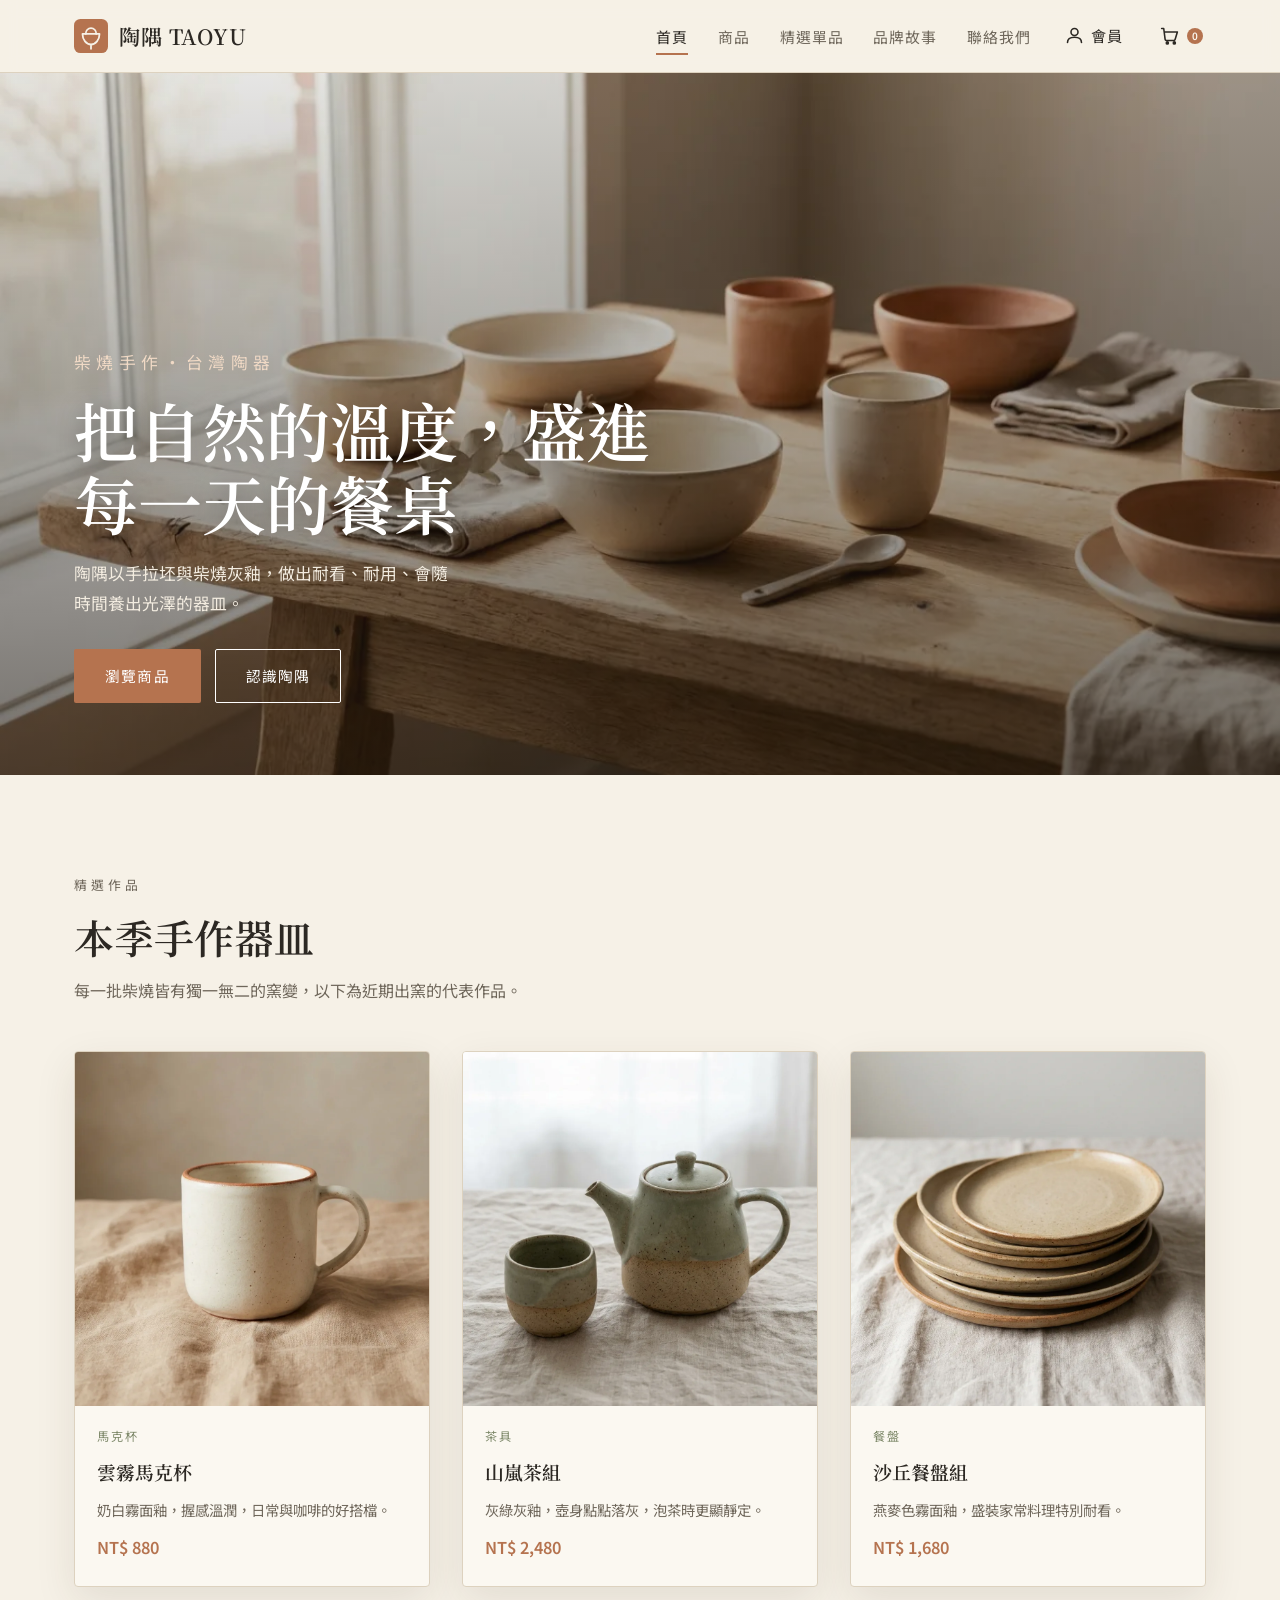
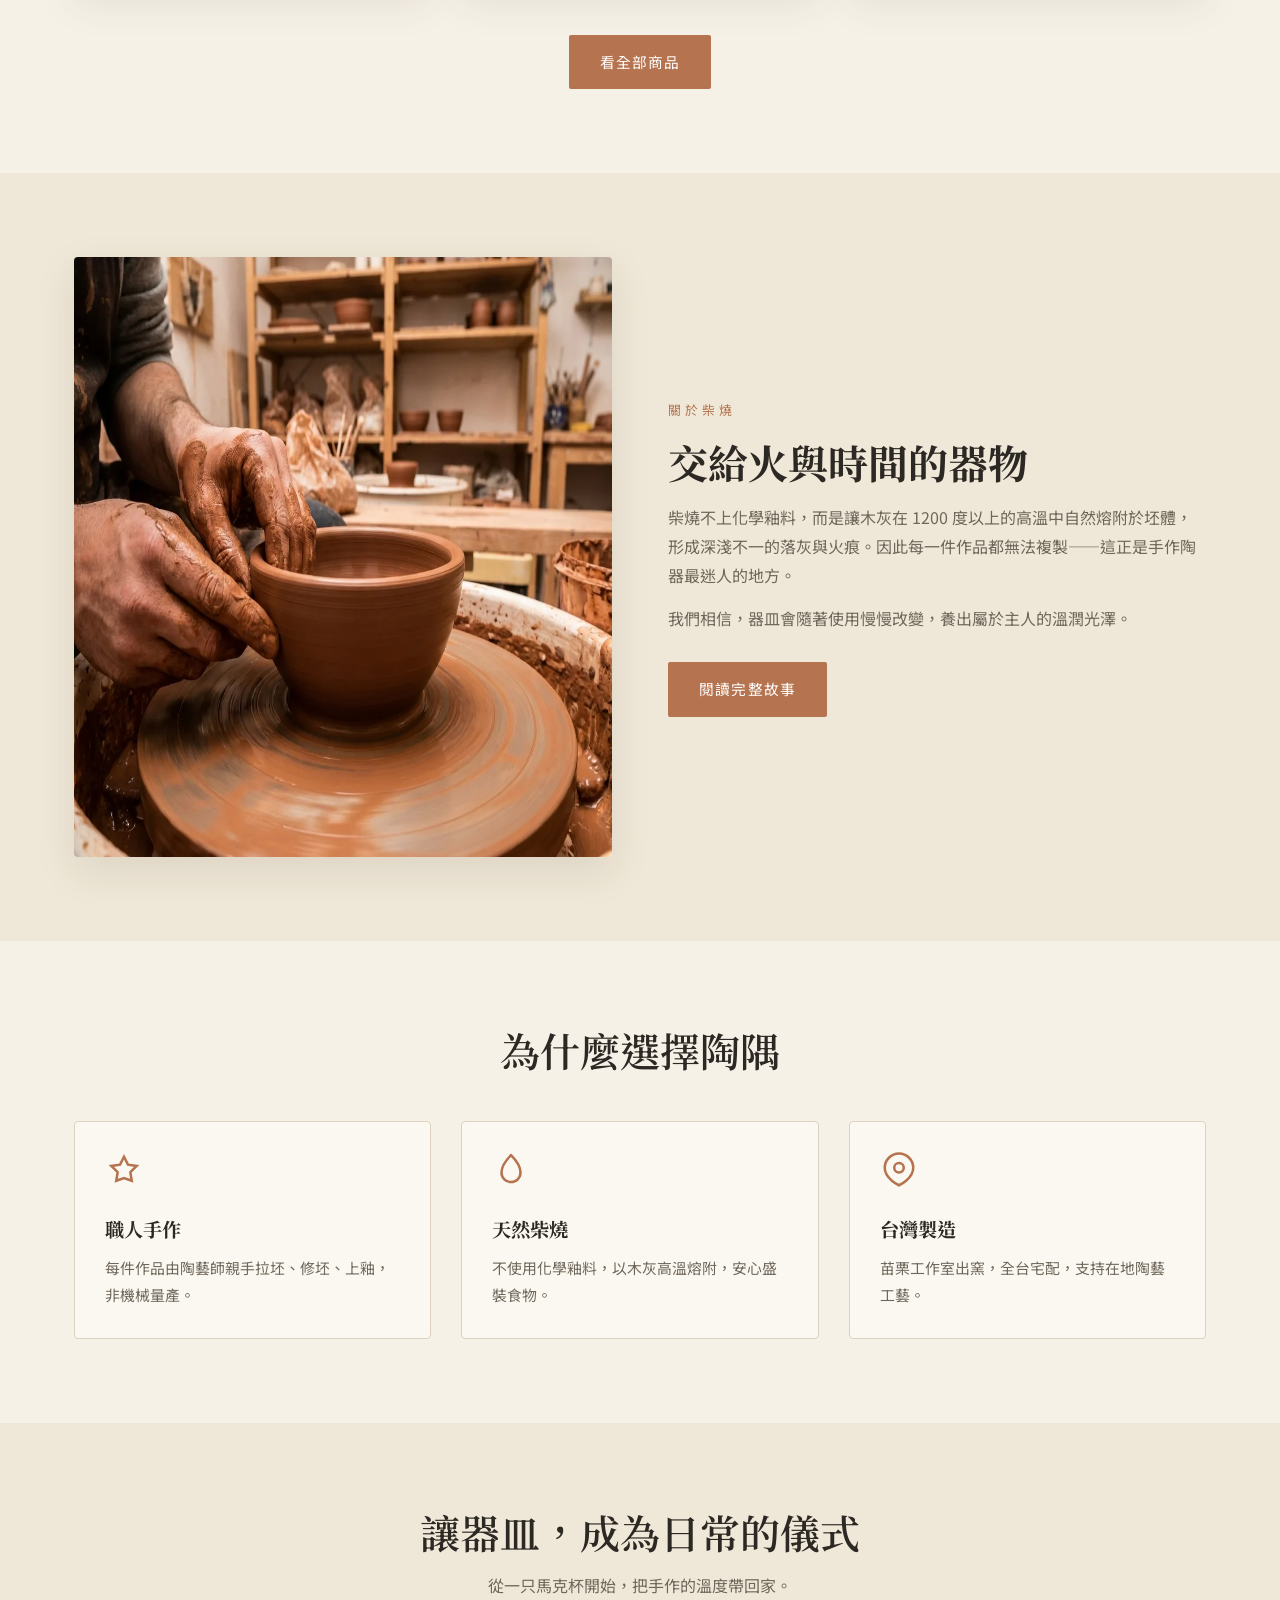
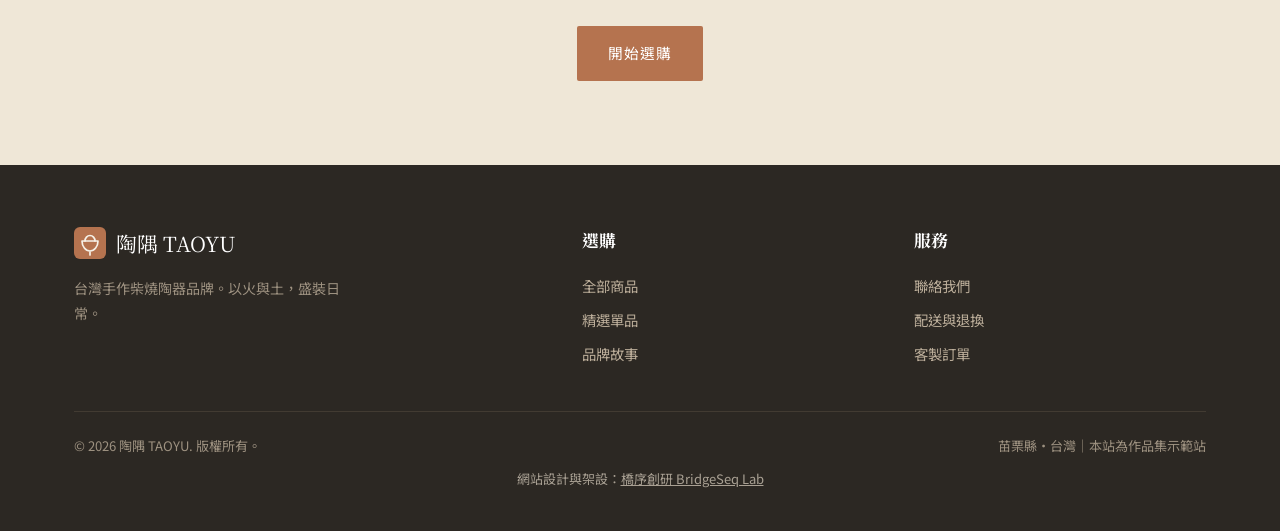
<file: index.html>
<!DOCTYPE html>
<html lang="zh-Hant">
<head>
<meta charset="UTF-8">
<meta name="viewport" content="width=device-width, initial-scale=1.0">
<title>陶隅 TAOYU｜手作柴燒陶器・日常餐瓷品牌</title>
<meta name="description" content="陶隅 TAOYU 是台灣手作陶器品牌，以柴燒與灰釉打造馬克杯、茶具與餐瓷。每件作品由職人手拉坯成形，將自然的溫度帶入日常餐桌。">
<meta name="keywords" content="手作陶器,柴燒,陶瓷餐具,馬克杯,手拉坯,茶具,台灣陶藝,日常餐瓷,陶隅,TAOYU">
<link rel="canonical" href="https://izzo24.github.io/taoyu-ceramics/">
<meta property="og:type" content="website">
<meta property="og:title" content="陶隅 TAOYU｜手作柴燒陶器・日常餐瓷品牌">
<meta property="og:description" content="以柴燒與灰釉打造的手作陶器，將自然的溫度帶入日常餐桌。">
<meta property="og:url" content="https://izzo24.github.io/taoyu-ceramics/">
<meta property="og:image" content="https://izzo24.github.io/taoyu-ceramics/images/hero.webp">
<meta property="og:locale" content="zh_TW">
<meta name="twitter:card" content="summary_large_image">
<link rel="icon" href="./favicon.svg" type="image/svg+xml">
<link rel="preconnect" href="https://fonts.googleapis.com">
<link rel="preconnect" href="https://fonts.gstatic.com" crossorigin>
<link href="https://fonts.googleapis.com/css2?family=Noto+Sans+TC:wght@300;400;500;700&family=Noto+Serif+TC:wght@500;600;700&display=swap" rel="stylesheet">
<link rel="stylesheet" href="./style.css">
<script type="application/ld+json">
{
  "@context":"https://schema.org",
  "@type":"Organization",
  "name":"陶隅 TAOYU",
  "url":"https://izzo24.github.io/taoyu-ceramics/",
  "logo":"https://izzo24.github.io/taoyu-ceramics/favicon.svg",
  "description":"台灣手作陶器品牌，以柴燒與灰釉打造日常餐瓷。",
  "sameAs":[]
}
</script>
<script type="application/ld+json">
{
  "@context":"https://schema.org",
  "@type":"WebSite",
  "name":"陶隅 TAOYU",
  "url":"https://izzo24.github.io/taoyu-ceramics/"
}
</script>
<link rel="stylesheet" href="./addon.css">
</head>
<body>
<!--NAV-->
<nav class="site-nav">
  <div class="nav-inner">
    <a class="brand" href="./index.html" aria-label="陶隅 TAOYU 首頁">
      <svg viewBox="0 0 64 64" aria-hidden="true"><rect width="64" height="64" rx="12" fill="#b5734f"/><path d="M16 28h32c0 11-7.2 20-16 20s-16-9-16-20z" fill="none" stroke="#f6f1e7" stroke-width="3.4" stroke-linejoin="round"/><path d="M22 28c0-6 4.5-11 10-11s10 5 10 11" fill="none" stroke="#f6f1e7" stroke-width="3.4" stroke-linecap="round"/><line x1="32" y1="50" x2="32" y2="56" stroke="#f6f1e7" stroke-width="3.4" stroke-linecap="round"/></svg>
      陶隅 TAOYU
    </a>
    <button class="nav-toggle" aria-label="開啟選單" aria-expanded="false"><span></span><span></span><span></span></button>
    <ul class="nav-links">
      <li><a href="./index.html" class="active">首頁</a></li>
      <li><a href="./shop.html">商品</a></li>
      <li><a href="./product.html">精選單品</a></li>
      <li><a href="./story.html">品牌故事</a></li>
      <li><a href="./contact.html">聯絡我們</a></li>
    <li><a class="acct-link" href="./member.html" aria-label="會員中心"><svg viewBox="0 0 24 24" fill="none" stroke="currentColor" stroke-width="1.8" stroke-linecap="round" stroke-linejoin="round" aria-hidden="true"><circle cx="12" cy="8" r="4"/><path d="M4 20c0-4 3.6-6 8-6s8 2 8 6"/></svg><span>會員</span></a></li><li><button class="cart-toggle" type="button" aria-label="購物車" aria-haspopup="dialog"><svg viewBox="0 0 24 24" fill="none" stroke="currentColor" stroke-width="1.8" stroke-linecap="round" stroke-linejoin="round" aria-hidden="true"><path d="M3 4h2.4l1.6 12.4a1.5 1.5 0 0 0 1.5 1.3h8.4a1.5 1.5 0 0 0 1.5-1.2L21 8H6.4"/><circle cx="9.5" cy="20.5" r="1.2" fill="currentColor"/><circle cx="17.5" cy="20.5" r="1.2" fill="currentColor"/></svg><span class="cart-badge" aria-hidden="true">0</span></button></li></ul>
  </div>
</nav>
<!--/NAV-->

<header class="hero" style="background-image:url('./images/hero.webp')">
  <div class="hero-inner">
    <p class="eyebrow">柴燒手作・台灣陶器</p>
    <h1>把自然的溫度，盛進每一天的餐桌</h1>
    <p>陶隅以手拉坯與柴燒灰釉，做出耐看、耐用、會隨時間養出光澤的器皿。</p>
    <div class="btn-row">
      <a href="./shop.html" class="btn btn-solid">瀏覽商品</a>
      <a href="./story.html" class="btn btn-ghost">認識陶隅</a>
    </div>
  </div>
</header>

<main>
<section>
  <div class="wrap">
    <div class="section-head">
      <p class="eyebrow">精選作品</p>
      <h2>本季手作器皿</h2>
      <p>每一批柴燒皆有獨一無二的窯變，以下為近期出窯的代表作品。</p>
    </div>
    <div class="grid cols-3">
      <a class="card" href="./product.html">
        <div class="ph"><img src="./images/product-mug.webp" alt="雲霧馬克杯，奶白霧面釉與陶土杯緣" width="600" height="600"></div>
        <div class="card-body">
          <p class="cat">馬克杯</p>
          <h3>雲霧馬克杯</h3>
          <p class="desc">奶白霧面釉，握感溫潤，日常與咖啡的好搭檔。</p>
          <p class="price">NT$ 880</p>
        </div>
      </a>
      <a class="card" href="./shop.html">
        <div class="ph"><img src="./images/product-teapot.webp" alt="山嵐茶組，灰綠灰釉柴燒茶壺與對杯" width="600" height="600"></div>
        <div class="card-body">
          <p class="cat">茶具</p>
          <h3>山嵐茶組</h3>
          <p class="desc">灰綠灰釉，壺身點點落灰，泡茶時更顯靜定。</p>
          <p class="price">NT$ 2,480</p>
        </div>
      </a>
      <a class="card" href="./shop.html">
        <div class="ph"><img src="./images/product-plate.webp" alt="沙丘餐盤組，燕麥色霧面釉手作陶盤" width="600" height="600"></div>
        <div class="card-body">
          <p class="cat">餐盤</p>
          <h3>沙丘餐盤組</h3>
          <p class="desc">燕麥色霧面釉，盛裝家常料理特別耐看。</p>
          <p class="price">NT$ 1,680</p>
        </div>
      </a>
    </div>
    <div class="mt-cta"><a href="./shop.html" class="btn btn-solid">看全部商品</a></div>
  </div>
</section>

<section class="bg-alt">
  <div class="wrap split rev">
    <div class="txt">
      <p class="eyebrow">關於柴燒</p>
      <h2 style="font-family:var(--serif);font-size:clamp(1.7rem,3.6vw,2.5rem);line-height:1.25">交給火與時間的器物</h2>
      <p style="margin-top:16px;color:var(--muted)">柴燒不上化學釉料，而是讓木灰在 1200 度以上的高溫中自然熔附於坯體，形成深淺不一的落灰與火痕。因此每一件作品都無法複製——這正是手作陶器最迷人的地方。</p>
      <p style="margin-top:14px;color:var(--muted)">我們相信，器皿會隨著使用慢慢改變，養出屬於主人的溫潤光澤。</p>
      <div class="btn-row"><a href="./story.html" class="btn btn-solid">閱讀完整故事</a></div>
    </div>
    <img src="./images/story-hands.webp" alt="職人雙手在轆轤上拉坯成形" width="800" height="600">
  </div>
</section>

<section>
  <div class="wrap">
    <div class="section-head center" style="margin:0 auto 46px">
      <h2>為什麼選擇陶隅</h2>
    </div>
    <div class="values">
      <div class="value">
        <svg viewBox="0 0 24 24" fill="none" stroke="currentColor" stroke-width="1.6"><path d="M12 3l2.5 5 5.5.8-4 3.9.9 5.5L12 16.5 7.1 18.2l.9-5.5-4-3.9 5.5-.8z"/></svg>
        <h3>職人手作</h3>
        <p>每件作品由陶藝師親手拉坯、修坯、上釉，非機械量產。</p>
      </div>
      <div class="value">
        <svg viewBox="0 0 24 24" fill="none" stroke="currentColor" stroke-width="1.6"><path d="M12 2C8 6 6 9 6 13a6 6 0 0012 0c0-4-2-7-6-11z"/></svg>
        <h3>天然柴燒</h3>
        <p>不使用化學釉料，以木灰高溫熔附，安心盛裝食物。</p>
      </div>
      <div class="value">
        <svg viewBox="0 0 24 24" fill="none" stroke="currentColor" stroke-width="1.6"><path d="M21 10c0 7-9 11-9 11s-9-4-9-11a9 9 0 1118 0z"/><circle cx="12" cy="10" r="3"/></svg>
        <h3>台灣製造</h3>
        <p>苗栗工作室出窯，全台宅配，支持在地陶藝工藝。</p>
      </div>
    </div>
  </div>
</section>

<section class="bg-alt">
  <div class="wrap center">
    <div class="section-head" style="margin:0 auto 26px">
      <h2>讓器皿，成為日常的儀式</h2>
      <p>從一只馬克杯開始，把手作的溫度帶回家。</p>
    </div>
    <a href="./shop.html" class="btn btn-solid">開始選購</a>
  </div>
</section>
</main>

<!--FOOTER-->
<footer class="site-foot">
  <div class="wrap">
    <div class="foot-grid">
      <div>
        <div class="foot-brand">
          <svg viewBox="0 0 64 64" aria-hidden="true"><rect width="64" height="64" rx="12" fill="#b5734f"/><path d="M16 28h32c0 11-7.2 20-16 20s-16-9-16-20z" fill="none" stroke="#f6f1e7" stroke-width="3.4" stroke-linejoin="round"/><path d="M22 28c0-6 4.5-11 10-11s10 5 10 11" fill="none" stroke="#f6f1e7" stroke-width="3.4" stroke-linecap="round"/><line x1="32" y1="50" x2="32" y2="56" stroke="#f6f1e7" stroke-width="3.4" stroke-linecap="round"/></svg>
          陶隅 TAOYU
        </div>
        <p>台灣手作柴燒陶器品牌。以火與土，盛裝日常。</p>
      </div>
      <div>
        <h4>選購</h4>
        <a href="./shop.html">全部商品</a>
        <a href="./product.html">精選單品</a>
        <a href="./story.html">品牌故事</a>
      </div>
      <div>
        <h4>服務</h4>
        <a href="./contact.html">聯絡我們</a>
        <a href="./contact.html">配送與退換</a>
        <a href="./contact.html">客製訂單</a>
      </div>
    </div>
    <div class="foot-bottom">
      <span>© <span id="year">2026</span> 陶隅 TAOYU. 版權所有。</span>
      <span>苗栗縣・台灣｜本站為作品集示範站</span>
    </div>
  </div>
  <div class="bsl-credit" style="text-align:center;padding:10px 16px;font-size:13px;opacity:0.72;">網站設計與架設：<a href="https://bridgeseqlab.com" target="_blank" rel="noopener" style="color:inherit;text-decoration:underline;">橋序創研 BridgeSeq Lab</a></div>
</footer>
<!--/FOOTER-->
<script src="./main.js"></script>
<div class="cart-overlay" id="cartOverlay"></div>
<aside class="cart-drawer" id="cartDrawer" role="dialog" aria-modal="true" aria-label="購物車" aria-hidden="true">
  <div class="cd-head"><h2>購物車</h2><button class="cd-close" id="cartClose" aria-label="關閉購物車"><svg viewBox="0 0 24 24" fill="none" stroke="currentColor" stroke-width="2" stroke-linecap="round" aria-hidden="true"><path d="M6 6l12 12M18 6L6 18"/></svg></button></div>
  <div class="cd-body"><p class="cd-empty">您的購物車目前是空的。<br>歡迎先逛逛全部商品。</p></div>
  <div class="cd-foot"><div class="cd-total"><span>小計</span><span>NT$ 0</span></div><a class="mc-btn" href="./shop.html">前往選購</a></div>
</aside>
<script src="./addon.js" defer></script>
</body>
</html>
</file>
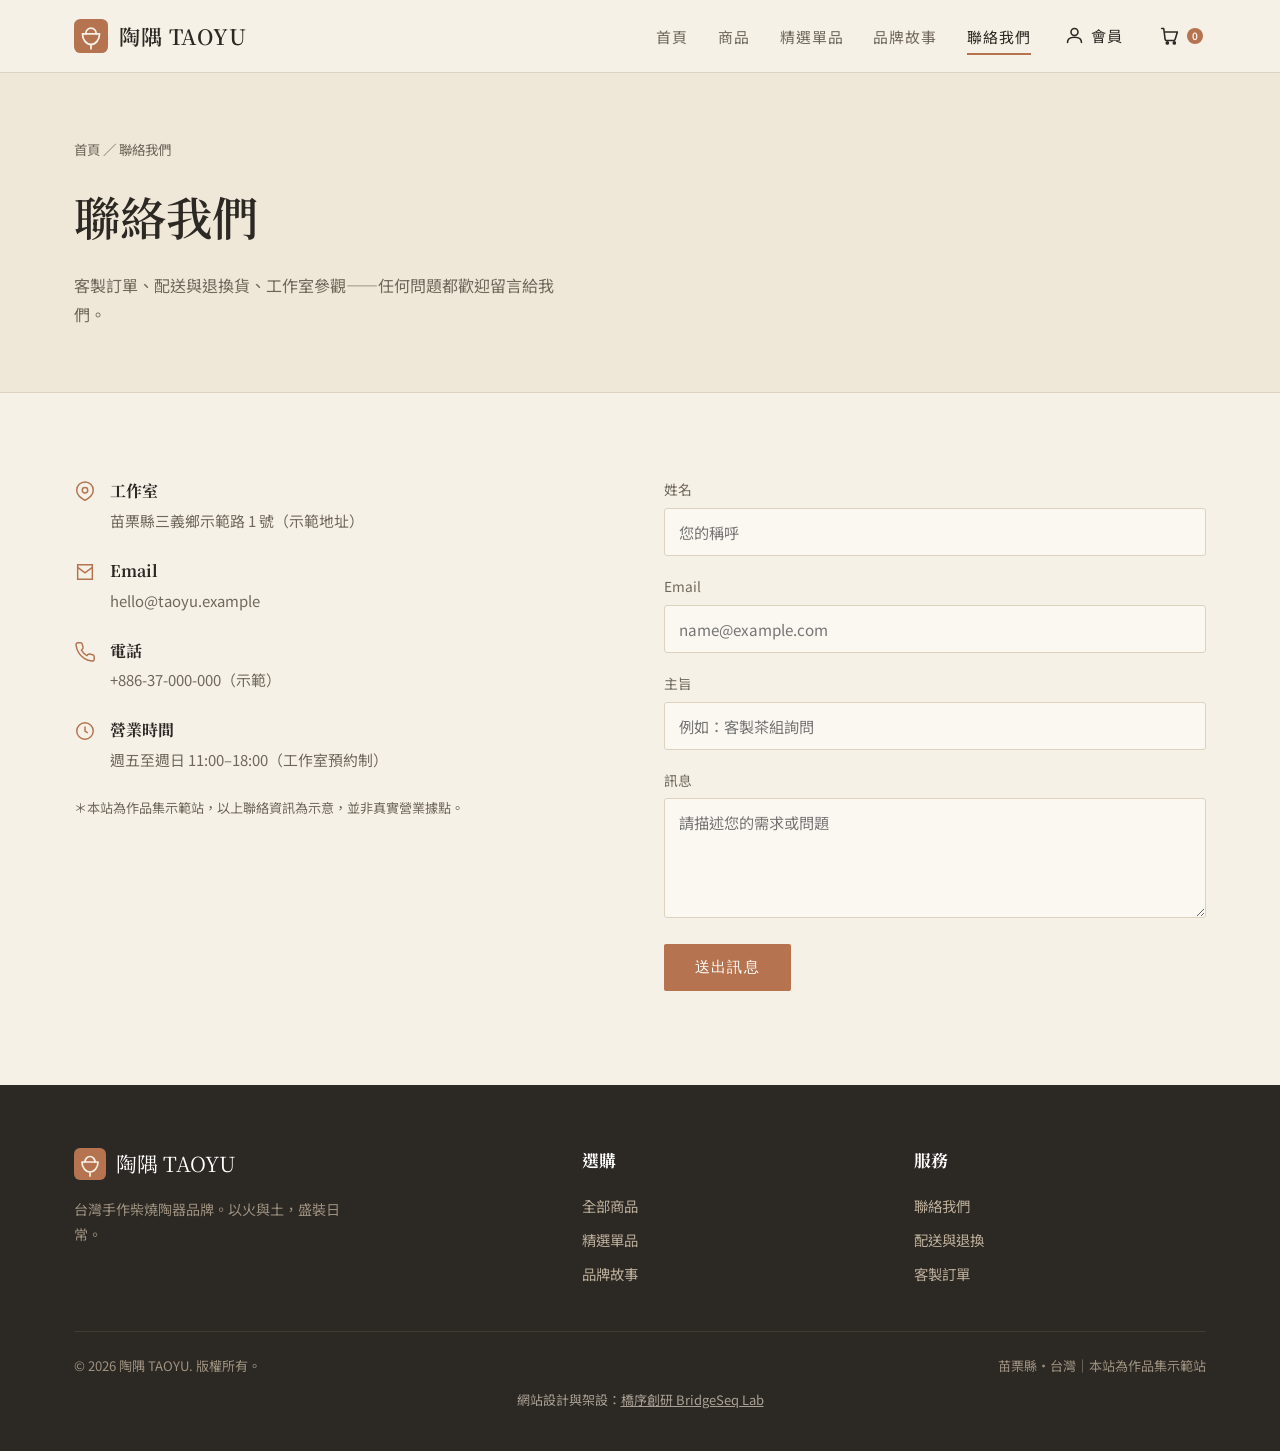
<file: contact.html>
<!DOCTYPE html>
<html lang="zh-Hant">
<head>
<meta charset="UTF-8">
<meta name="viewport" content="width=device-width, initial-scale=1.0">
<title>聯絡我們｜陶隅 TAOYU 客製與客服</title>
<meta name="description" content="與陶隅 TAOYU 聯絡：客製訂單、配送與退換貨諮詢、工作室參觀預約。位於苗栗，全台宅配。留言給我們，將於兩個工作天內回覆。">
<meta name="keywords" content="陶隅聯絡,手作陶器客製,陶器配送,退換貨,苗栗陶藝工作室,客服">
<link rel="canonical" href="https://izzo24.github.io/taoyu-ceramics/contact.html">
<meta property="og:type" content="website">
<meta property="og:title" content="聯絡我們｜陶隅 TAOYU 客製與客服">
<meta property="og:description" content="客製訂單、配送退換、工作室預約，歡迎與陶隅聯絡。">
<meta property="og:url" content="https://izzo24.github.io/taoyu-ceramics/contact.html">
<meta property="og:image" content="https://izzo24.github.io/taoyu-ceramics/images/lifestyle.webp">
<meta property="og:locale" content="zh_TW">
<meta name="twitter:card" content="summary_large_image">
<link rel="icon" href="./favicon.svg" type="image/svg+xml">
<link rel="preconnect" href="https://fonts.googleapis.com">
<link rel="preconnect" href="https://fonts.gstatic.com" crossorigin>
<link href="https://fonts.googleapis.com/css2?family=Noto+Sans+TC:wght@300;400;500;700&family=Noto+Serif+TC:wght@500;600;700&display=swap" rel="stylesheet">
<link rel="stylesheet" href="./style.css">
<script type="application/ld+json">
{
  "@context":"https://schema.org",
  "@type":"LocalBusiness",
  "name":"陶隅 TAOYU",
  "image":"https://izzo24.github.io/taoyu-ceramics/images/lifestyle.webp",
  "description":"台灣手作柴燒陶器品牌，提供餐瓷、茶具與客製訂單。",
  "url":"https://izzo24.github.io/taoyu-ceramics/contact.html",
  "telephone":"+886-37-000-000",
  "email":"hello@taoyu.example",
  "priceRange":"$$",
  "address":{
    "@type":"PostalAddress",
    "addressCountry":"TW",
    "addressRegion":"苗栗縣",
    "addressLocality":"三義鄉",
    "streetAddress":"示範路 1 號"
  },
  "openingHoursSpecification":[
    {"@type":"OpeningHoursSpecification","dayOfWeek":["Friday","Saturday","Sunday"],"opens":"11:00","closes":"18:00"}
  ]
}
</script>
<script type="application/ld+json">
{
  "@context":"https://schema.org",
  "@type":"BreadcrumbList",
  "itemListElement":[
    {"@type":"ListItem","position":1,"name":"首頁","item":"https://izzo24.github.io/taoyu-ceramics/"},
    {"@type":"ListItem","position":2,"name":"聯絡我們","item":"https://izzo24.github.io/taoyu-ceramics/contact.html"}
  ]
}
</script>
<link rel="stylesheet" href="./addon.css">
</head>
<body>
<nav class="site-nav">
  <div class="nav-inner">
    <a class="brand" href="./index.html" aria-label="陶隅 TAOYU 首頁">
      <svg viewBox="0 0 64 64" aria-hidden="true"><rect width="64" height="64" rx="12" fill="#b5734f"/><path d="M16 28h32c0 11-7.2 20-16 20s-16-9-16-20z" fill="none" stroke="#f6f1e7" stroke-width="3.4" stroke-linejoin="round"/><path d="M22 28c0-6 4.5-11 10-11s10 5 10 11" fill="none" stroke="#f6f1e7" stroke-width="3.4" stroke-linecap="round"/><line x1="32" y1="50" x2="32" y2="56" stroke="#f6f1e7" stroke-width="3.4" stroke-linecap="round"/></svg>
      陶隅 TAOYU
    </a>
    <button class="nav-toggle" aria-label="開啟選單" aria-expanded="false"><span></span><span></span><span></span></button>
    <ul class="nav-links">
      <li><a href="./index.html">首頁</a></li>
      <li><a href="./shop.html">商品</a></li>
      <li><a href="./product.html">精選單品</a></li>
      <li><a href="./story.html">品牌故事</a></li>
      <li><a href="./contact.html" class="active">聯絡我們</a></li>
    <li><a class="acct-link" href="./member.html" aria-label="會員中心"><svg viewBox="0 0 24 24" fill="none" stroke="currentColor" stroke-width="1.8" stroke-linecap="round" stroke-linejoin="round" aria-hidden="true"><circle cx="12" cy="8" r="4"/><path d="M4 20c0-4 3.6-6 8-6s8 2 8 6"/></svg><span>會員</span></a></li><li><button class="cart-toggle" type="button" aria-label="購物車" aria-haspopup="dialog"><svg viewBox="0 0 24 24" fill="none" stroke="currentColor" stroke-width="1.8" stroke-linecap="round" stroke-linejoin="round" aria-hidden="true"><path d="M3 4h2.4l1.6 12.4a1.5 1.5 0 0 0 1.5 1.3h8.4a1.5 1.5 0 0 0 1.5-1.2L21 8H6.4"/><circle cx="9.5" cy="20.5" r="1.2" fill="currentColor"/><circle cx="17.5" cy="20.5" r="1.2" fill="currentColor"/></svg><span class="cart-badge" aria-hidden="true">0</span></button></li></ul>
  </div>
</nav>

<div class="page-head">
  <div class="wrap">
    <nav class="crumb" aria-label="麵包屑" style="padding-top:0;margin-bottom:14px"><a href="./index.html">首頁</a> ／ 聯絡我們</nav>
    <h1>聯絡我們</h1>
    <p>客製訂單、配送與退換貨、工作室參觀——任何問題都歡迎留言給我們。</p>
  </div>
</div>

<main>
<section>
  <div class="wrap">
    <div class="contact-grid">
      <div>
        <div class="info-row">
          <svg viewBox="0 0 24 24" fill="none" stroke="currentColor" stroke-width="1.6"><path d="M21 10c0 7-9 11-9 11s-9-4-9-11a9 9 0 1118 0z"/><circle cx="12" cy="10" r="3"/></svg>
          <div><b>工作室</b><span>苗栗縣三義鄉示範路 1 號（示範地址）</span></div>
        </div>
        <div class="info-row">
          <svg viewBox="0 0 24 24" fill="none" stroke="currentColor" stroke-width="1.6"><path d="M4 4h16v16H4z"/><path d="M4 7l8 6 8-6"/></svg>
          <div><b>Email</b><span>hello@taoyu.example</span></div>
        </div>
        <div class="info-row">
          <svg viewBox="0 0 24 24" fill="none" stroke="currentColor" stroke-width="1.6"><path d="M22 16.9v3a2 2 0 01-2.2 2 19.8 19.8 0 01-8.6-3 19.5 19.5 0 01-6-6 19.8 19.8 0 01-3-8.6A2 2 0 014.1 2h3a2 2 0 012 1.7c.1 1 .4 2 .7 2.9a2 2 0 01-.5 2.1L8.1 9.9a16 16 0 006 6l1.2-1.2a2 2 0 012.1-.5c.9.3 1.9.6 2.9.7a2 2 0 011.7 2z"/></svg>
          <div><b>電話</b><span>+886-37-000-000（示範）</span></div>
        </div>
        <div class="info-row">
          <svg viewBox="0 0 24 24" fill="none" stroke="currentColor" stroke-width="1.6"><circle cx="12" cy="12" r="9"/><path d="M12 7v5l3 2"/></svg>
          <div><b>營業時間</b><span>週五至週日 11:00–18:00（工作室預約制）</span></div>
        </div>
        <p class="note">＊本站為作品集示範站，以上聯絡資訊為示意，並非真實營業據點。</p>
      </div>

      <div>
        <form id="contact-form" novalidate>
          <div class="form-field">
            <label for="cf-name">姓名</label>
            <input id="cf-name" name="name" type="text" placeholder="您的稱呼" required>
          </div>
          <div class="form-field">
            <label for="cf-email">Email</label>
            <input id="cf-email" name="email" type="email" placeholder="name@example.com" required>
          </div>
          <div class="form-field">
            <label for="cf-subject">主旨</label>
            <input id="cf-subject" name="subject" type="text" placeholder="例如：客製茶組詢問">
          </div>
          <div class="form-field">
            <label for="cf-msg">訊息</label>
            <textarea id="cf-msg" name="message" placeholder="請描述您的需求或問題"></textarea>
          </div>
          <button type="submit" class="btn btn-solid">送出訊息</button>
          <p class="note" id="form-msg"></p>
        </form>
      </div>
    </div>
  </div>
</section>
</main>

<footer class="site-foot">
  <div class="wrap">
    <div class="foot-grid">
      <div>
        <div class="foot-brand">
          <svg viewBox="0 0 64 64" aria-hidden="true"><rect width="64" height="64" rx="12" fill="#b5734f"/><path d="M16 28h32c0 11-7.2 20-16 20s-16-9-16-20z" fill="none" stroke="#f6f1e7" stroke-width="3.4" stroke-linejoin="round"/><path d="M22 28c0-6 4.5-11 10-11s10 5 10 11" fill="none" stroke="#f6f1e7" stroke-width="3.4" stroke-linecap="round"/><line x1="32" y1="50" x2="32" y2="56" stroke="#f6f1e7" stroke-width="3.4" stroke-linecap="round"/></svg>
          陶隅 TAOYU
        </div>
        <p>台灣手作柴燒陶器品牌。以火與土，盛裝日常。</p>
      </div>
      <div><h4>選購</h4><a href="./shop.html">全部商品</a><a href="./product.html">精選單品</a><a href="./story.html">品牌故事</a></div>
      <div><h4>服務</h4><a href="./contact.html">聯絡我們</a><a href="./contact.html">配送與退換</a><a href="./contact.html">客製訂單</a></div>
    </div>
    <div class="foot-bottom">
      <span>© <span id="year">2026</span> 陶隅 TAOYU. 版權所有。</span>
      <span>苗栗縣・台灣｜本站為作品集示範站</span>
    </div>
  </div>
  <div class="bsl-credit" style="text-align:center;padding:10px 16px;font-size:13px;opacity:0.72;">網站設計與架設：<a href="https://bridgeseqlab.com" target="_blank" rel="noopener" style="color:inherit;text-decoration:underline;">橋序創研 BridgeSeq Lab</a></div>
</footer>
<script src="./main.js"></script>
<div class="cart-overlay" id="cartOverlay"></div>
<aside class="cart-drawer" id="cartDrawer" role="dialog" aria-modal="true" aria-label="購物車" aria-hidden="true">
  <div class="cd-head"><h2>購物車</h2><button class="cd-close" id="cartClose" aria-label="關閉購物車"><svg viewBox="0 0 24 24" fill="none" stroke="currentColor" stroke-width="2" stroke-linecap="round" aria-hidden="true"><path d="M6 6l12 12M18 6L6 18"/></svg></button></div>
  <div class="cd-body"><p class="cd-empty">您的購物車目前是空的。<br>歡迎先逛逛全部商品。</p></div>
  <div class="cd-foot"><div class="cd-total"><span>小計</span><span>NT$ 0</span></div><a class="mc-btn" href="./shop.html">前往選購</a></div>
</aside>
<script src="./addon.js" defer></script>
</body>
</html>
</file>
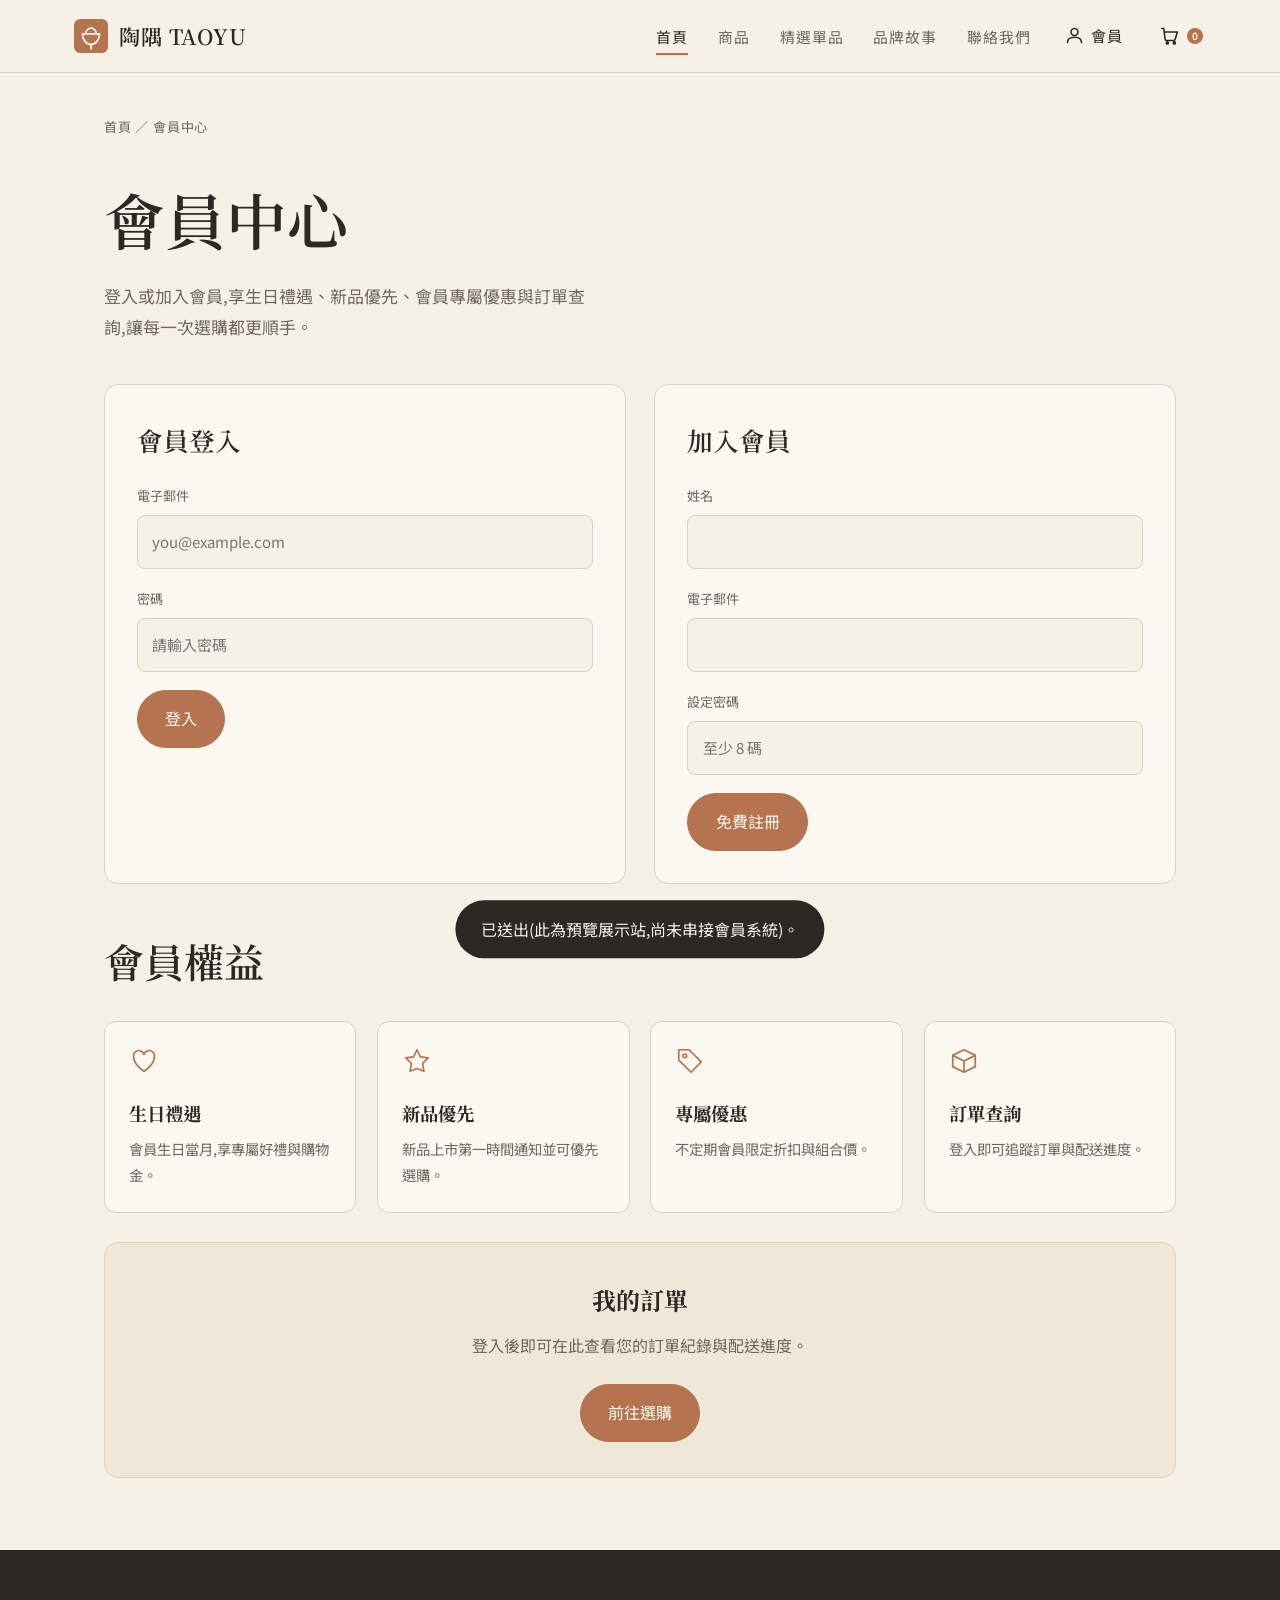
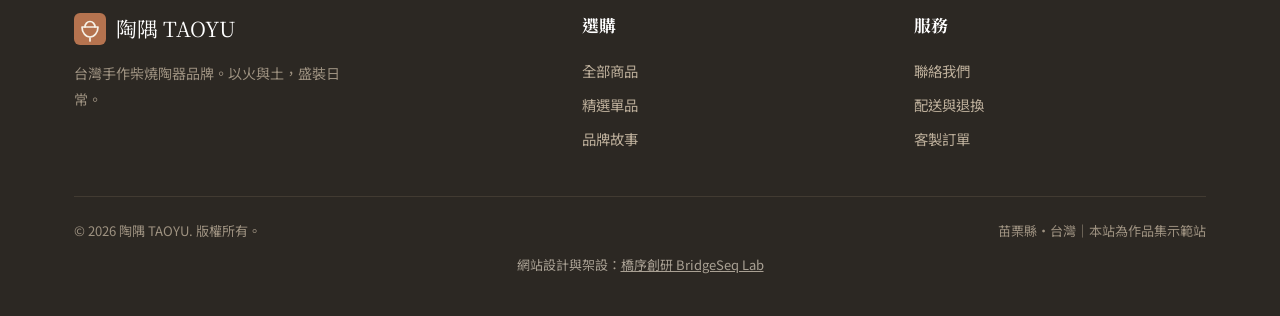
<file: member.html>
<!DOCTYPE html>
<html lang="zh-Hant">
<head>
<meta charset="UTF-8">
<meta name="viewport" content="width=device-width, initial-scale=1.0">
<title>會員中心｜登入・註冊與訂單查詢 — 陶隅 TAOYU</title>
<meta name="description" content="陶隅 TAOYU 會員中心:登入或加入會員,享生日禮遇、新品優先、會員專屬優惠與訂單查詢,管理您的選物與訂單紀錄。">
<meta name="keywords" content="手作陶器,柴燒,陶瓷餐具,馬克杯,手拉坯,茶具,台灣陶藝,日常餐瓷,陶隅,TAOYU">
<link rel="canonical" href="https://izzo24.github.io/taoyu-ceramics/member.html">
<meta property="og:type" content="website">
<meta property="og:title" content="會員中心 — 陶隅 TAOYU">
<meta property="og:description" content="登入或加入會員,享生日禮遇、新品優先與訂單查詢。">
<meta property="og:url" content="https://izzo24.github.io/taoyu-ceramics/member.html">
<meta property="og:image" content="https://izzo24.github.io/taoyu-ceramics/images/hero.webp">
<meta property="og:locale" content="zh_TW">
<meta name="twitter:card" content="summary_large_image">
<link rel="icon" href="./favicon.svg" type="image/svg+xml">
<link rel="preconnect" href="https://fonts.googleapis.com">
<link rel="preconnect" href="https://fonts.gstatic.com" crossorigin>
<link href="https://fonts.googleapis.com/css2?family=Noto+Sans+TC:wght@300;400;500;700&family=Noto+Serif+TC:wght@500;600;700&display=swap" rel="stylesheet">
<link rel="stylesheet" href="./style.css">
<script type="application/ld+json">
{"@context":"https://schema.org","@graph":[{"@type":"BreadcrumbList","itemListElement":[{"@type":"ListItem","position":1,"name":"首頁","item":"https://izzo24.github.io/taoyu-ceramics/"},{"@type":"ListItem","position":2,"name":"會員中心","item":"https://izzo24.github.io/taoyu-ceramics/member.html"}]},{"@type":"WebPage","name":"會員中心 — 陶隅 TAOYU","url":"https://izzo24.github.io/taoyu-ceramics/member.html","inLanguage":"zh-Hant"}]}
</script>
<script type="application/ld+json">
{
  "@context":"https://schema.org",
  "@type":"WebSite",
  "name":"陶隅 TAOYU",
  "url":"https://izzo24.github.io/taoyu-ceramics/"
}
</script>
<link rel="stylesheet" href="./addon.css">
</head>
<body>
<!--NAV-->
<nav class="site-nav">
  <div class="nav-inner">
    <a class="brand" href="./index.html" aria-label="陶隅 TAOYU 首頁">
      <svg viewBox="0 0 64 64" aria-hidden="true"><rect width="64" height="64" rx="12" fill="#b5734f"/><path d="M16 28h32c0 11-7.2 20-16 20s-16-9-16-20z" fill="none" stroke="#f6f1e7" stroke-width="3.4" stroke-linejoin="round"/><path d="M22 28c0-6 4.5-11 10-11s10 5 10 11" fill="none" stroke="#f6f1e7" stroke-width="3.4" stroke-linecap="round"/><line x1="32" y1="50" x2="32" y2="56" stroke="#f6f1e7" stroke-width="3.4" stroke-linecap="round"/></svg>
      陶隅 TAOYU
    </a>
    <button class="nav-toggle" aria-label="開啟選單" aria-expanded="false"><span></span><span></span><span></span></button>
    <ul class="nav-links">
      <li><a href="./index.html" class="active">首頁</a></li>
      <li><a href="./shop.html">商品</a></li>
      <li><a href="./product.html">精選單品</a></li>
      <li><a href="./story.html">品牌故事</a></li>
      <li><a href="./contact.html">聯絡我們</a></li>
    <li><a class="acct-link" href="./member.html" aria-label="會員中心" aria-current="page"><svg viewBox="0 0 24 24" fill="none" stroke="currentColor" stroke-width="1.8" stroke-linecap="round" stroke-linejoin="round" aria-hidden="true"><circle cx="12" cy="8" r="4"/><path d="M4 20c0-4 3.6-6 8-6s8 2 8 6"/></svg><span>會員</span></a></li><li><button class="cart-toggle" type="button" aria-label="購物車" aria-haspopup="dialog"><svg viewBox="0 0 24 24" fill="none" stroke="currentColor" stroke-width="1.8" stroke-linecap="round" stroke-linejoin="round" aria-hidden="true"><path d="M3 4h2.4l1.6 12.4a1.5 1.5 0 0 0 1.5 1.3h8.4a1.5 1.5 0 0 0 1.5-1.2L21 8H6.4"/><circle cx="9.5" cy="20.5" r="1.2" fill="currentColor"/><circle cx="17.5" cy="20.5" r="1.2" fill="currentColor"/></svg><span class="cart-badge" aria-hidden="true">0</span></button></li></ul>
  </div>
</nav>
<!--/NAV-->



<main>
<section class="mc-wrap">
  <nav class="mc-crumb" aria-label="麵包屑"><a href="./index.html">首頁</a> ／ 會員中心</nav>
  <h1 class="mc-title">會員中心</h1>
  <p class="mc-sub">登入或加入會員,享生日禮遇、新品優先、會員專屬優惠與訂單查詢,讓每一次選購都更順手。</p>
  <div class="mc-grid">
    <div class="mc-card"><h2>會員登入</h2><form data-demo><label>電子郵件<input type="email" required autocomplete="email" placeholder="you@example.com"></label><label>密碼<input type="password" required autocomplete="current-password" placeholder="請輸入密碼"></label><button class="mc-btn" type="submit">登入</button></form></div>
    <div class="mc-card"><h2>加入會員</h2><form data-demo><label>姓名<input type="text" required autocomplete="name"></label><label>電子郵件<input type="email" required autocomplete="email"></label><label>設定密碼<input type="password" required autocomplete="new-password" placeholder="至少 8 碼"></label><button class="mc-btn" type="submit">免費註冊</button></form></div>
  </div>
  <h2 class="mc-h2">會員權益</h2>
  <div class="mc-benefits">
    <div class="mc-benefit"><svg viewBox="0 0 32 32" fill="none" stroke="currentColor" stroke-width="1.8" stroke-linecap="round" stroke-linejoin="round" aria-hidden="true"><path d="M16 27S5 20 5 12a5 5 0 0 1 11-3 5 5 0 0 1 11 3c0 8-11 15-11 15z"/></svg><h3>生日禮遇</h3><p>會員生日當月,享專屬好禮與購物金。</p></div>
    <div class="mc-benefit"><svg viewBox="0 0 32 32" fill="none" stroke="currentColor" stroke-width="1.8" stroke-linecap="round" stroke-linejoin="round" aria-hidden="true"><path d="M16 4l3.6 7.6 8.4 1-6 6 1.4 8.4L16 24l-7.4 3 1.4-8.4-6-6 8.4-1z"/></svg><h3>新品優先</h3><p>新品上市第一時間通知並可優先選購。</p></div>
    <div class="mc-benefit"><svg viewBox="0 0 32 32" fill="none" stroke="currentColor" stroke-width="1.8" stroke-linecap="round" stroke-linejoin="round" aria-hidden="true"><path d="M4 4h11l13 13-11 11L4 15z"/><circle cx="10.5" cy="10.5" r="2"/></svg><h3>專屬優惠</h3><p>不定期會員限定折扣與組合價。</p></div>
    <div class="mc-benefit"><svg viewBox="0 0 32 32" fill="none" stroke="currentColor" stroke-width="1.8" stroke-linecap="round" stroke-linejoin="round" aria-hidden="true"><path d="M4 10l12-6 12 6v12l-12 6-12-6z"/><path d="M4 10l12 6 12-6M16 16v12"/></svg><h3>訂單查詢</h3><p>登入即可追蹤訂單與配送進度。</p></div>
  </div>
  <div class="mc-orders"><h2>我的訂單</h2><p>登入後即可在此查看您的訂單紀錄與配送進度。</p><a class="mc-btn" href="./shop.html">前往選購</a></div>
</section>
</main>
<div class="addon-toast" role="status" aria-live="polite">已送出(此為預覽展示站,尚未串接會員系統)。</div>

<!--FOOTER-->
<footer class="site-foot">
  <div class="wrap">
    <div class="foot-grid">
      <div>
        <div class="foot-brand">
          <svg viewBox="0 0 64 64" aria-hidden="true"><rect width="64" height="64" rx="12" fill="#b5734f"/><path d="M16 28h32c0 11-7.2 20-16 20s-16-9-16-20z" fill="none" stroke="#f6f1e7" stroke-width="3.4" stroke-linejoin="round"/><path d="M22 28c0-6 4.5-11 10-11s10 5 10 11" fill="none" stroke="#f6f1e7" stroke-width="3.4" stroke-linecap="round"/><line x1="32" y1="50" x2="32" y2="56" stroke="#f6f1e7" stroke-width="3.4" stroke-linecap="round"/></svg>
          陶隅 TAOYU
        </div>
        <p>台灣手作柴燒陶器品牌。以火與土，盛裝日常。</p>
      </div>
      <div>
        <h4>選購</h4>
        <a href="./shop.html">全部商品</a>
        <a href="./product.html">精選單品</a>
        <a href="./story.html">品牌故事</a>
      </div>
      <div>
        <h4>服務</h4>
        <a href="./contact.html">聯絡我們</a>
        <a href="./contact.html">配送與退換</a>
        <a href="./contact.html">客製訂單</a>
      </div>
    </div>
    <div class="foot-bottom">
      <span>© <span id="year">2026</span> 陶隅 TAOYU. 版權所有。</span>
      <span>苗栗縣・台灣｜本站為作品集示範站</span>
    </div>
  </div>
  <div class="bsl-credit" style="text-align:center;padding:10px 16px;font-size:13px;opacity:0.72;">網站設計與架設：<a href="https://bridgeseqlab.com" target="_blank" rel="noopener" style="color:inherit;text-decoration:underline;">橋序創研 BridgeSeq Lab</a></div>
</footer>
<!--/FOOTER-->
<script src="./main.js"></script>
<div class="cart-overlay" id="cartOverlay"></div>
<aside class="cart-drawer" id="cartDrawer" role="dialog" aria-modal="true" aria-label="購物車" aria-hidden="true">
  <div class="cd-head"><h2>購物車</h2><button class="cd-close" id="cartClose" aria-label="關閉購物車"><svg viewBox="0 0 24 24" fill="none" stroke="currentColor" stroke-width="2" stroke-linecap="round" aria-hidden="true"><path d="M6 6l12 12M18 6L6 18"/></svg></button></div>
  <div class="cd-body"><p class="cd-empty">您的購物車目前是空的。<br>歡迎先逛逛全部商品。</p></div>
  <div class="cd-foot"><div class="cd-total"><span>小計</span><span>NT$ 0</span></div><a class="mc-btn" href="./shop.html">前往選購</a></div>
</aside>
<script src="./addon.js" defer></script>
</body>
</html>
</file>
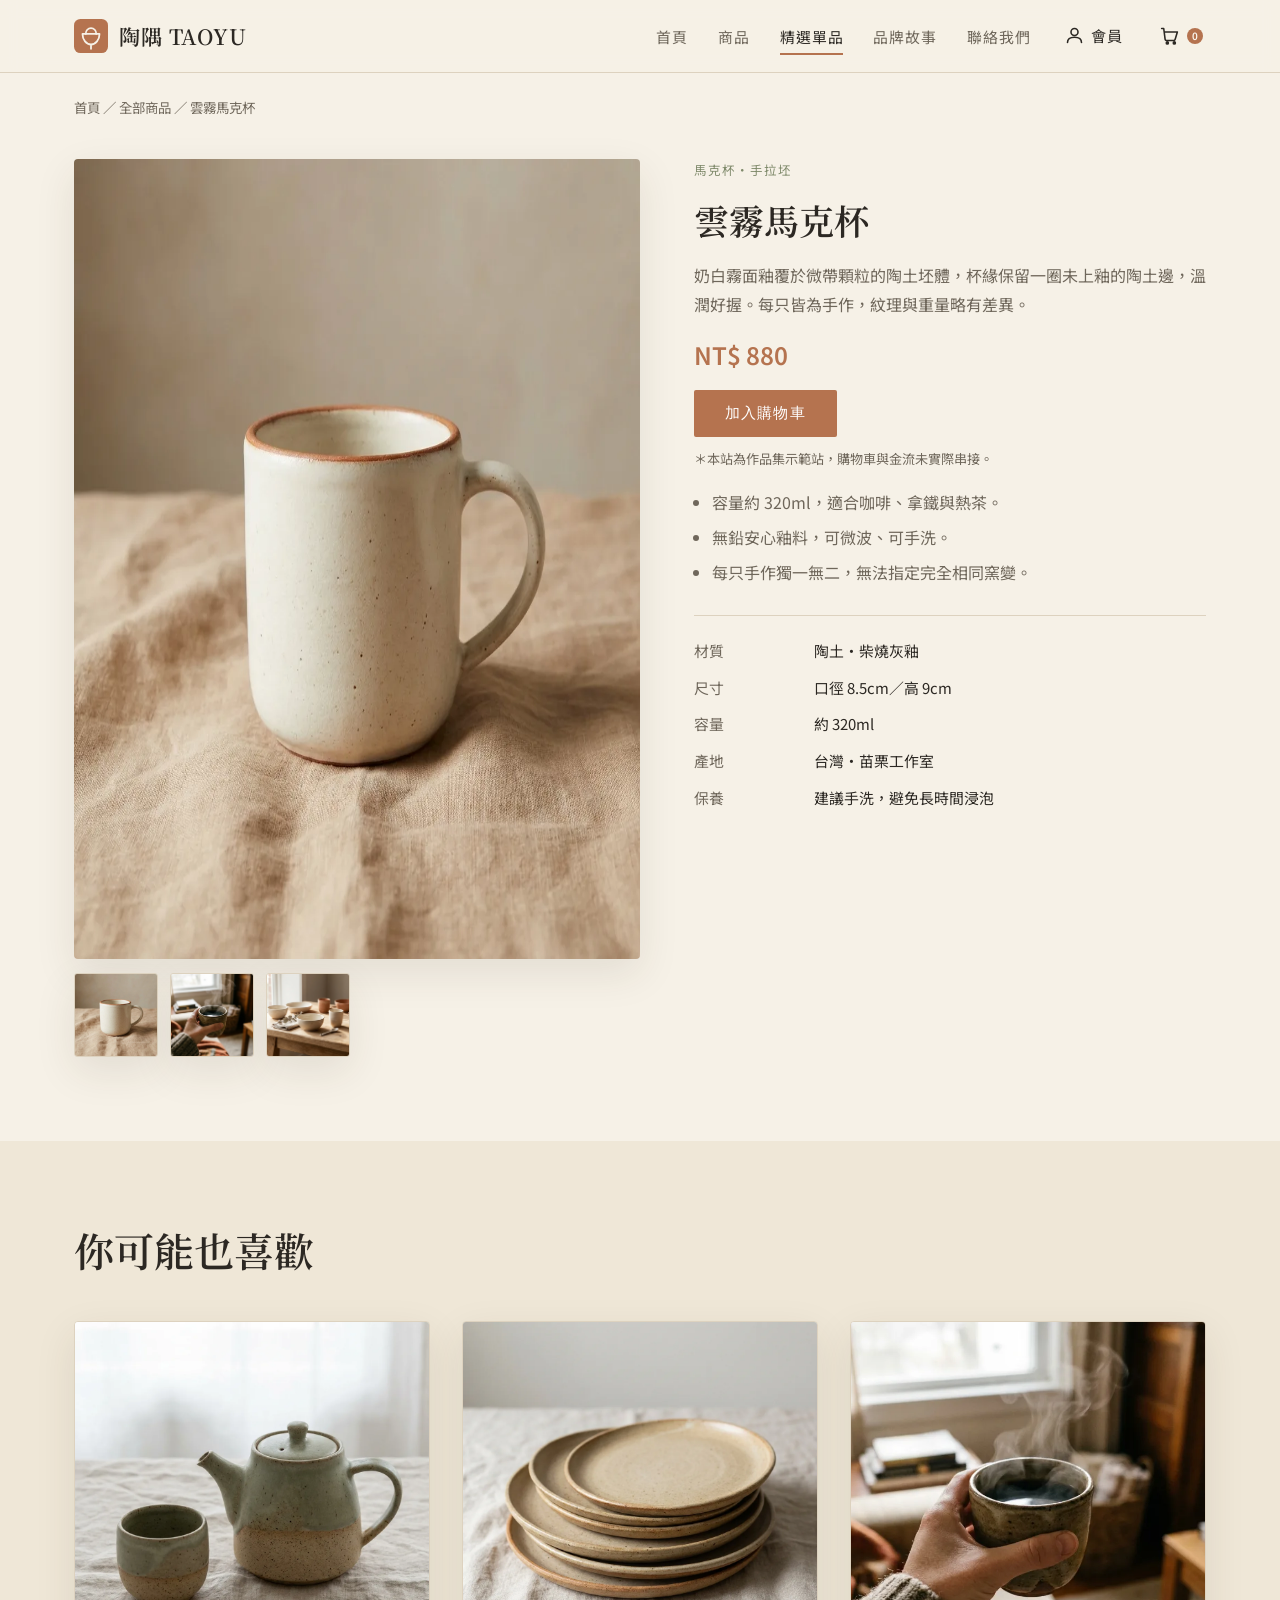
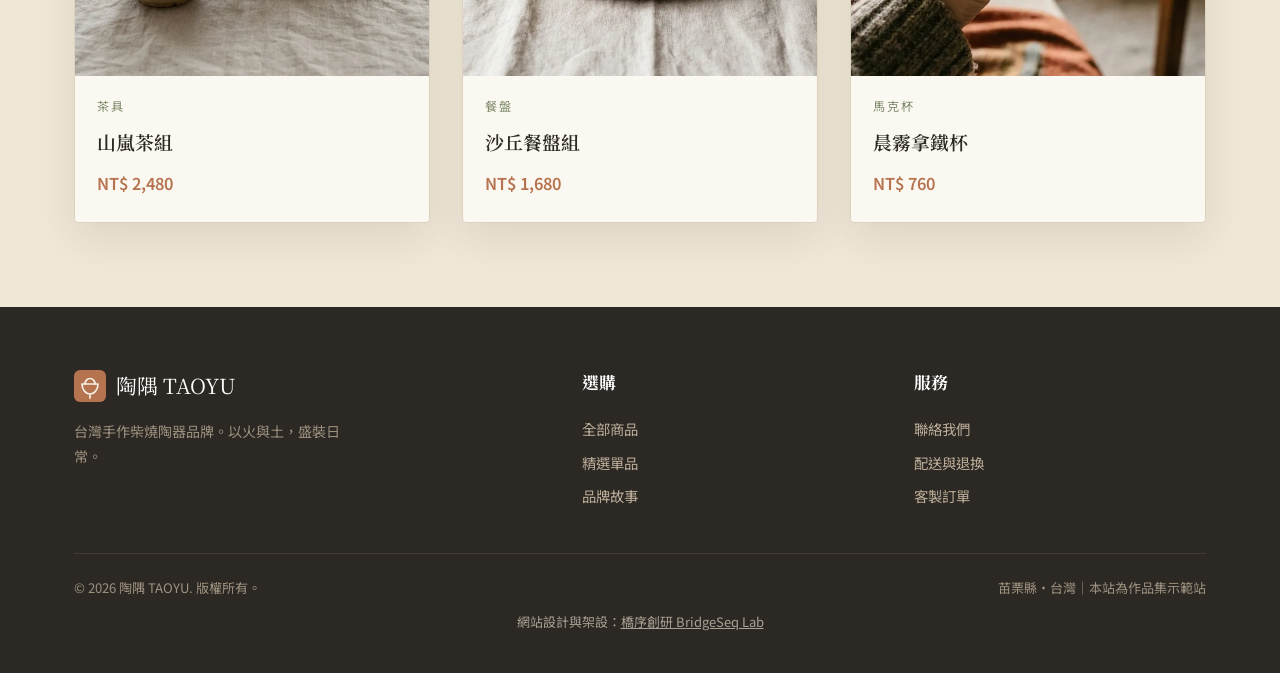
<file: product.html>
<!DOCTYPE html>
<html lang="zh-Hant">
<head>
<meta charset="UTF-8">
<meta name="viewport" content="width=device-width, initial-scale=1.0">
<title>雲霧馬克杯｜陶隅 TAOYU 手作柴燒馬克杯</title>
<meta name="description" content="雲霧馬克杯是陶隅 TAOYU 的招牌單品，奶白霧面釉、容量約 320ml，由職人手拉坯製作，握感溫潤、適合咖啡與茶。NT$880，全台宅配。">
<meta name="keywords" content="手作馬克杯,柴燒馬克杯,奶白釉馬克杯,陶瓷咖啡杯,手拉坯,陶隅,雲霧馬克杯">
<link rel="canonical" href="https://izzo24.github.io/taoyu-ceramics/product.html">
<meta property="og:type" content="product">
<meta property="og:title" content="雲霧馬克杯｜陶隅 TAOYU 手作柴燒馬克杯">
<meta property="og:description" content="奶白霧面釉、容量約 320ml，職人手拉坯的日常馬克杯。">
<meta property="og:url" content="https://izzo24.github.io/taoyu-ceramics/product.html">
<meta property="og:image" content="https://izzo24.github.io/taoyu-ceramics/images/product-mug.webp">
<meta property="og:locale" content="zh_TW">
<meta name="twitter:card" content="summary_large_image">
<link rel="icon" href="./favicon.svg" type="image/svg+xml">
<link rel="preconnect" href="https://fonts.googleapis.com">
<link rel="preconnect" href="https://fonts.gstatic.com" crossorigin>
<link href="https://fonts.googleapis.com/css2?family=Noto+Sans+TC:wght@300;400;500;700&family=Noto+Serif+TC:wght@500;600;700&display=swap" rel="stylesheet">
<link rel="stylesheet" href="./style.css">
<script type="application/ld+json">
{
  "@context":"https://schema.org",
  "@type":"Product",
  "name":"雲霧馬克杯",
  "image":["https://izzo24.github.io/taoyu-ceramics/images/product-mug.webp"],
  "description":"陶隅 TAOYU 手作柴燒馬克杯，奶白霧面釉，容量約 320ml，職人手拉坯製作。",
  "brand":{"@type":"Brand","name":"陶隅 TAOYU"},
  "category":"手作陶器／馬克杯",
  "offers":{
    "@type":"Offer",
    "priceCurrency":"TWD",
    "price":"880",
    "availability":"https://schema.org/InStock",
    "url":"https://izzo24.github.io/taoyu-ceramics/product.html"
  }
}
</script>
<script type="application/ld+json">
{
  "@context":"https://schema.org",
  "@type":"BreadcrumbList",
  "itemListElement":[
    {"@type":"ListItem","position":1,"name":"首頁","item":"https://izzo24.github.io/taoyu-ceramics/"},
    {"@type":"ListItem","position":2,"name":"全部商品","item":"https://izzo24.github.io/taoyu-ceramics/shop.html"},
    {"@type":"ListItem","position":3,"name":"雲霧馬克杯","item":"https://izzo24.github.io/taoyu-ceramics/product.html"}
  ]
}
</script>
<link rel="stylesheet" href="./addon.css">
</head>
<body>
<nav class="site-nav">
  <div class="nav-inner">
    <a class="brand" href="./index.html" aria-label="陶隅 TAOYU 首頁">
      <svg viewBox="0 0 64 64" aria-hidden="true"><rect width="64" height="64" rx="12" fill="#b5734f"/><path d="M16 28h32c0 11-7.2 20-16 20s-16-9-16-20z" fill="none" stroke="#f6f1e7" stroke-width="3.4" stroke-linejoin="round"/><path d="M22 28c0-6 4.5-11 10-11s10 5 10 11" fill="none" stroke="#f6f1e7" stroke-width="3.4" stroke-linecap="round"/><line x1="32" y1="50" x2="32" y2="56" stroke="#f6f1e7" stroke-width="3.4" stroke-linecap="round"/></svg>
      陶隅 TAOYU
    </a>
    <button class="nav-toggle" aria-label="開啟選單" aria-expanded="false"><span></span><span></span><span></span></button>
    <ul class="nav-links">
      <li><a href="./index.html">首頁</a></li>
      <li><a href="./shop.html">商品</a></li>
      <li><a href="./product.html" class="active">精選單品</a></li>
      <li><a href="./story.html">品牌故事</a></li>
      <li><a href="./contact.html">聯絡我們</a></li>
    <li><a class="acct-link" href="./member.html" aria-label="會員中心"><svg viewBox="0 0 24 24" fill="none" stroke="currentColor" stroke-width="1.8" stroke-linecap="round" stroke-linejoin="round" aria-hidden="true"><circle cx="12" cy="8" r="4"/><path d="M4 20c0-4 3.6-6 8-6s8 2 8 6"/></svg><span>會員</span></a></li><li><button class="cart-toggle" type="button" aria-label="購物車" aria-haspopup="dialog"><svg viewBox="0 0 24 24" fill="none" stroke="currentColor" stroke-width="1.8" stroke-linecap="round" stroke-linejoin="round" aria-hidden="true"><path d="M3 4h2.4l1.6 12.4a1.5 1.5 0 0 0 1.5 1.3h8.4a1.5 1.5 0 0 0 1.5-1.2L21 8H6.4"/><circle cx="9.5" cy="20.5" r="1.2" fill="currentColor"/><circle cx="17.5" cy="20.5" r="1.2" fill="currentColor"/></svg><span class="cart-badge" aria-hidden="true">0</span></button></li></ul>
  </div>
</nav>

<div class="wrap">
  <nav class="crumb" aria-label="麵包屑"><a href="./index.html">首頁</a> ／ <a href="./shop.html">全部商品</a> ／ 雲霧馬克杯</nav>
</div>

<main>
<section style="padding-top:40px">
  <div class="wrap">
    <div class="pd">
      <div class="gallery">
        <img id="pd-main" src="./images/product-mug.webp" alt="雲霧馬克杯主圖，奶白霧面釉手作陶杯" width="800" height="800">
        <div class="thumbs">
          <img src="./images/product-mug.webp" data-full="./images/product-mug.webp" alt="雲霧馬克杯，正面" width="84" height="84">
          <img src="./images/lifestyle.webp" data-full="./images/lifestyle.webp" alt="雲霧馬克杯，使用情境" width="84" height="84">
          <img src="./images/hero.webp" data-full="./images/hero.webp" alt="雲霧馬克杯，搭配其他器皿" width="84" height="84">
        </div>
      </div>
      <div class="info">
        <p class="cat" style="font-size:.78rem;letter-spacing:.16em;text-transform:uppercase;color:var(--sage)">馬克杯・手拉坯</p>
        <h1>雲霧馬克杯</h1>
        <p style="color:var(--muted)">奶白霧面釉覆於微帶顆粒的陶土坯體，杯緣保留一圈未上釉的陶土邊，溫潤好握。每只皆為手作，紋理與重量略有差異。</p>
        <p class="price">NT$ 880</p>
        <button class="btn btn-solid" data-cart="雲霧馬克杯">加入購物車</button>
        <p class="note" id="cart-note">＊本站為作品集示範站，購物車與金流未實際串接。</p>
        <ul>
          <li>容量約 320ml，適合咖啡、拿鐵與熱茶。</li>
          <li>無鉛安心釉料，可微波、可手洗。</li>
          <li>每只手作獨一無二，無法指定完全相同窯變。</li>
        </ul>
        <div class="spec">
          <dl>
            <dt>材質</dt><dd>陶土・柴燒灰釉</dd>
            <dt>尺寸</dt><dd>口徑 8.5cm／高 9cm</dd>
            <dt>容量</dt><dd>約 320ml</dd>
            <dt>產地</dt><dd>台灣・苗栗工作室</dd>
            <dt>保養</dt><dd>建議手洗，避免長時間浸泡</dd>
          </dl>
        </div>
      </div>
    </div>
  </div>
</section>

<section class="bg-alt">
  <div class="wrap">
    <div class="section-head"><h2>你可能也喜歡</h2></div>
    <div class="grid cols-3">
      <a class="card" href="./shop.html">
        <div class="ph"><img src="./images/product-teapot.webp" alt="山嵐茶組，灰綠灰釉柴燒茶壺" width="600" height="600"></div>
        <div class="card-body"><p class="cat">茶具</p><h3>山嵐茶組</h3><p class="price">NT$ 2,480</p></div>
      </a>
      <a class="card" href="./shop.html">
        <div class="ph"><img src="./images/product-plate.webp" alt="沙丘餐盤組，燕麥色霧面陶盤" width="600" height="600"></div>
        <div class="card-body"><p class="cat">餐盤</p><h3>沙丘餐盤組</h3><p class="price">NT$ 1,680</p></div>
      </a>
      <a class="card" href="./shop.html">
        <div class="ph"><img src="./images/lifestyle.webp" alt="晨霧拿鐵杯，盛著熱飲的手作陶杯" width="600" height="600"></div>
        <div class="card-body"><p class="cat">馬克杯</p><h3>晨霧拿鐵杯</h3><p class="price">NT$ 760</p></div>
      </a>
    </div>
  </div>
</section>
</main>

<footer class="site-foot">
  <div class="wrap">
    <div class="foot-grid">
      <div>
        <div class="foot-brand">
          <svg viewBox="0 0 64 64" aria-hidden="true"><rect width="64" height="64" rx="12" fill="#b5734f"/><path d="M16 28h32c0 11-7.2 20-16 20s-16-9-16-20z" fill="none" stroke="#f6f1e7" stroke-width="3.4" stroke-linejoin="round"/><path d="M22 28c0-6 4.5-11 10-11s10 5 10 11" fill="none" stroke="#f6f1e7" stroke-width="3.4" stroke-linecap="round"/><line x1="32" y1="50" x2="32" y2="56" stroke="#f6f1e7" stroke-width="3.4" stroke-linecap="round"/></svg>
          陶隅 TAOYU
        </div>
        <p>台灣手作柴燒陶器品牌。以火與土，盛裝日常。</p>
      </div>
      <div><h4>選購</h4><a href="./shop.html">全部商品</a><a href="./product.html">精選單品</a><a href="./story.html">品牌故事</a></div>
      <div><h4>服務</h4><a href="./contact.html">聯絡我們</a><a href="./contact.html">配送與退換</a><a href="./contact.html">客製訂單</a></div>
    </div>
    <div class="foot-bottom">
      <span>© <span id="year">2026</span> 陶隅 TAOYU. 版權所有。</span>
      <span>苗栗縣・台灣｜本站為作品集示範站</span>
    </div>
  </div>
  <div class="bsl-credit" style="text-align:center;padding:10px 16px;font-size:13px;opacity:0.72;">網站設計與架設：<a href="https://bridgeseqlab.com" target="_blank" rel="noopener" style="color:inherit;text-decoration:underline;">橋序創研 BridgeSeq Lab</a></div>
</footer>
<script src="./main.js"></script>
<div class="cart-overlay" id="cartOverlay"></div>
<aside class="cart-drawer" id="cartDrawer" role="dialog" aria-modal="true" aria-label="購物車" aria-hidden="true">
  <div class="cd-head"><h2>購物車</h2><button class="cd-close" id="cartClose" aria-label="關閉購物車"><svg viewBox="0 0 24 24" fill="none" stroke="currentColor" stroke-width="2" stroke-linecap="round" aria-hidden="true"><path d="M6 6l12 12M18 6L6 18"/></svg></button></div>
  <div class="cd-body"><p class="cd-empty">您的購物車目前是空的。<br>歡迎先逛逛全部商品。</p></div>
  <div class="cd-foot"><div class="cd-total"><span>小計</span><span>NT$ 0</span></div><a class="mc-btn" href="./shop.html">前往選購</a></div>
</aside>
<script src="./addon.js" defer></script>
</body>
</html>
</file>
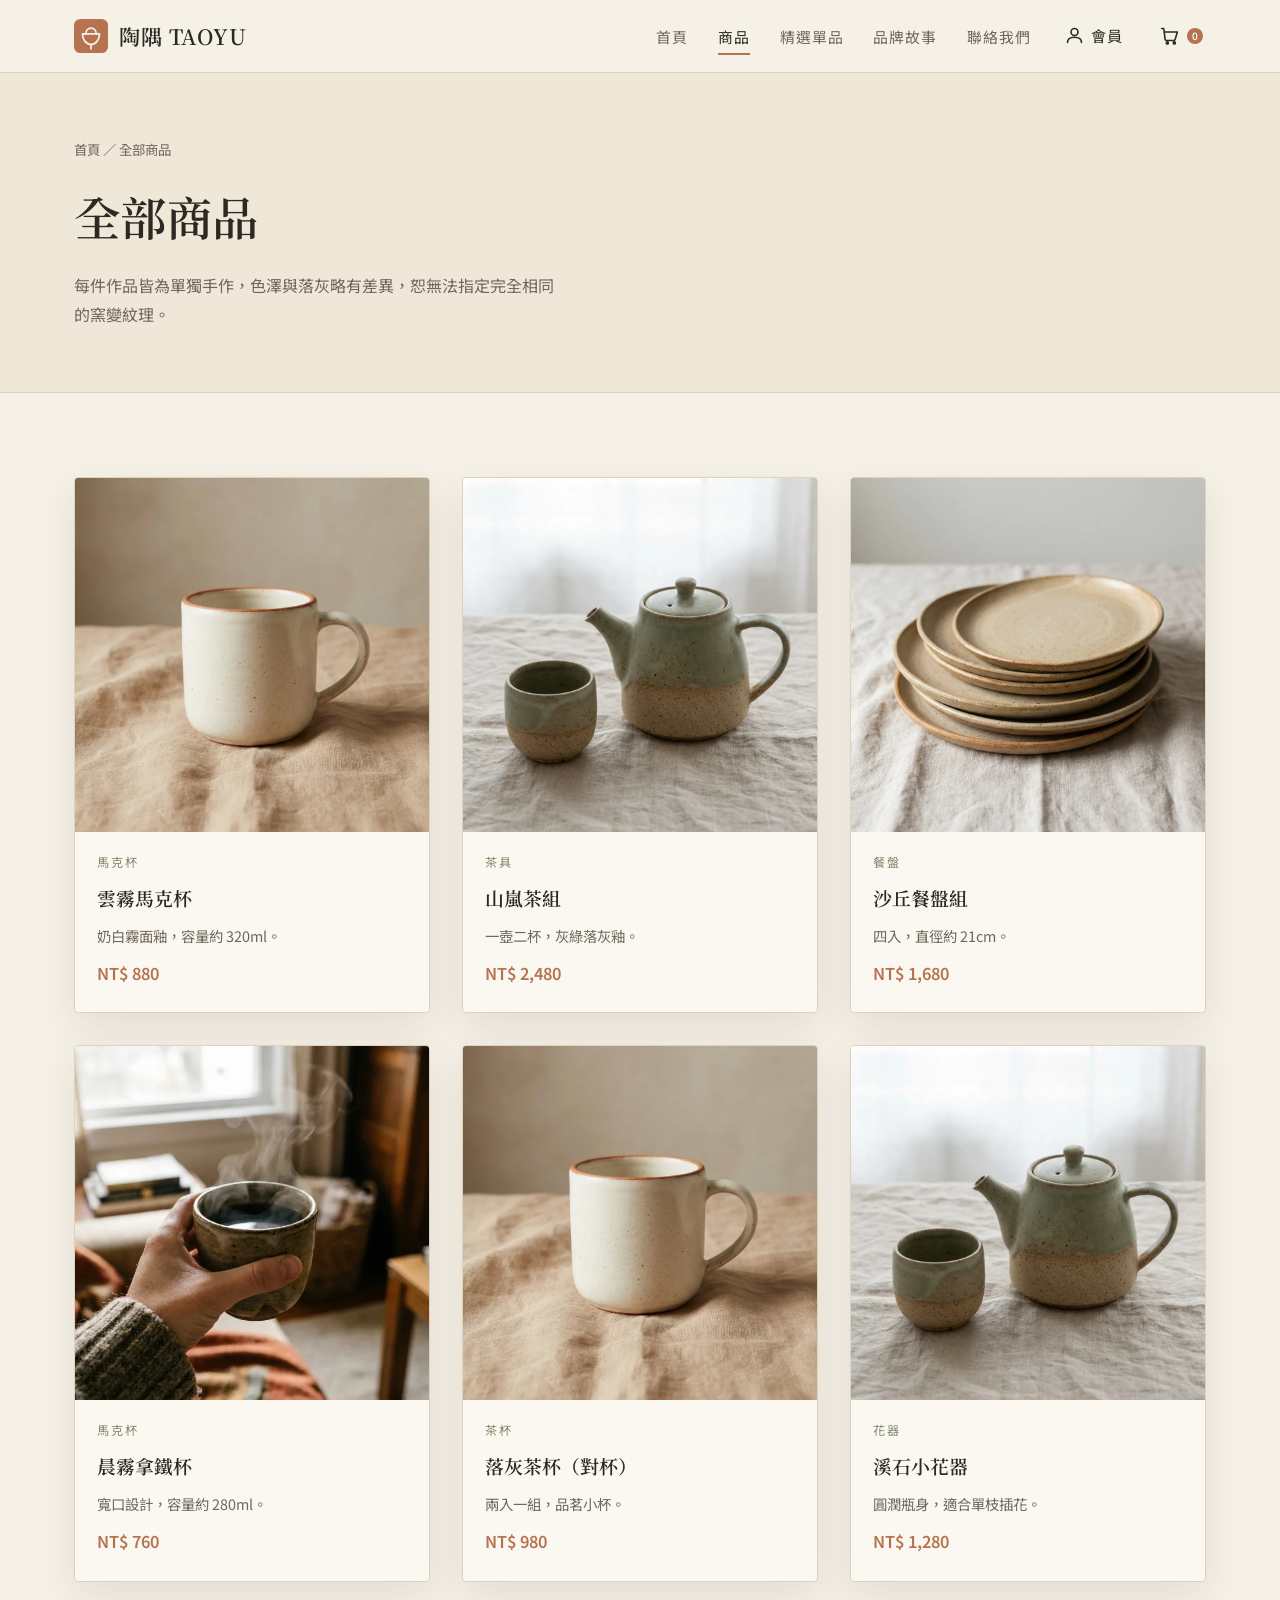
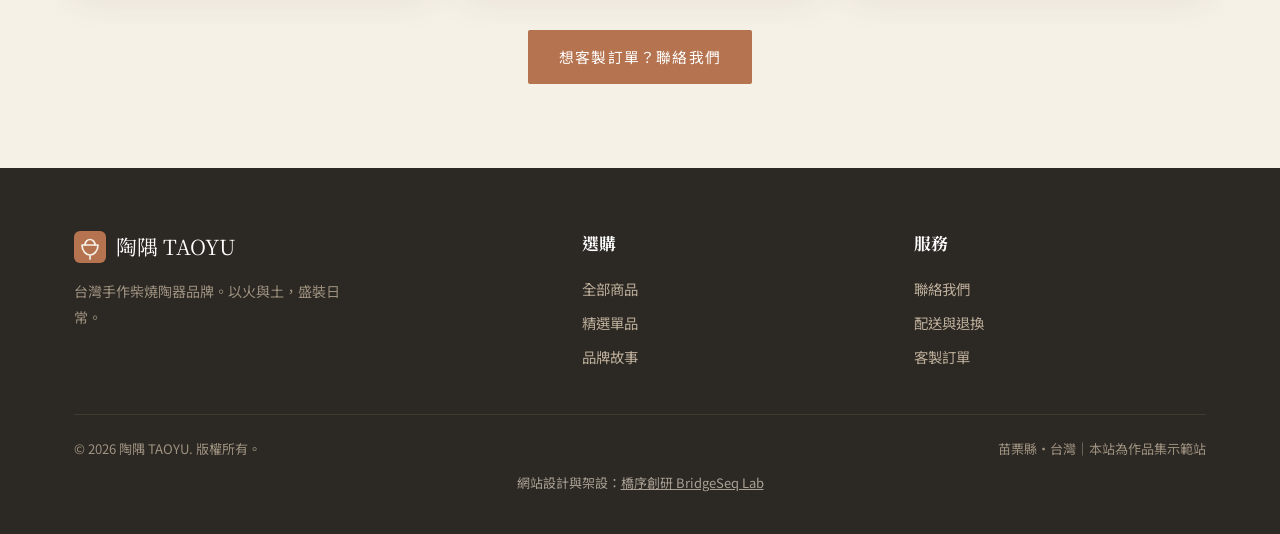
<file: shop.html>
<!DOCTYPE html>
<html lang="zh-Hant">
<head>
<meta charset="UTF-8">
<meta name="viewport" content="width=device-width, initial-scale=1.0">
<title>全部商品｜陶隅 TAOYU 手作陶器商店</title>
<meta name="description" content="陶隅 TAOYU 線上商店，精選手作柴燒馬克杯、茶具、餐盤與花器。每件作品皆為職人手拉坯製作，全台宅配，把自然溫度帶進生活。">
<meta name="keywords" content="手作陶器商店,柴燒馬克杯,陶瓷茶具,手作餐盤,花器,台灣陶藝,陶隅商品">
<link rel="canonical" href="https://izzo24.github.io/taoyu-ceramics/shop.html">
<meta property="og:type" content="website">
<meta property="og:title" content="全部商品｜陶隅 TAOYU 手作陶器商店">
<meta property="og:description" content="精選手作柴燒馬克杯、茶具、餐盤與花器，全台宅配。">
<meta property="og:url" content="https://izzo24.github.io/taoyu-ceramics/shop.html">
<meta property="og:image" content="https://izzo24.github.io/taoyu-ceramics/images/lifestyle.webp">
<meta property="og:locale" content="zh_TW">
<meta name="twitter:card" content="summary_large_image">
<link rel="icon" href="./favicon.svg" type="image/svg+xml">
<link rel="preconnect" href="https://fonts.googleapis.com">
<link rel="preconnect" href="https://fonts.gstatic.com" crossorigin>
<link href="https://fonts.googleapis.com/css2?family=Noto+Sans+TC:wght@300;400;500;700&family=Noto+Serif+TC:wght@500;600;700&display=swap" rel="stylesheet">
<link rel="stylesheet" href="./style.css">
<script type="application/ld+json">
{
  "@context":"https://schema.org",
  "@type":"BreadcrumbList",
  "itemListElement":[
    {"@type":"ListItem","position":1,"name":"首頁","item":"https://izzo24.github.io/taoyu-ceramics/"},
    {"@type":"ListItem","position":2,"name":"全部商品","item":"https://izzo24.github.io/taoyu-ceramics/shop.html"}
  ]
}
</script>
<script type="application/ld+json">
{
  "@context":"https://schema.org",
  "@type":"ItemList",
  "name":"陶隅手作陶器商品列表",
  "itemListElement":[
    {"@type":"ListItem","position":1,"name":"雲霧馬克杯","url":"https://izzo24.github.io/taoyu-ceramics/product.html"},
    {"@type":"ListItem","position":2,"name":"山嵐茶組"},
    {"@type":"ListItem","position":3,"name":"沙丘餐盤組"},
    {"@type":"ListItem","position":4,"name":"晨霧拿鐵杯"},
    {"@type":"ListItem","position":5,"name":"落灰茶杯（對杯）"},
    {"@type":"ListItem","position":6,"name":"溪石小花器"}
  ]
}
</script>
<link rel="stylesheet" href="./addon.css">
</head>
<body>
<nav class="site-nav">
  <div class="nav-inner">
    <a class="brand" href="./index.html" aria-label="陶隅 TAOYU 首頁">
      <svg viewBox="0 0 64 64" aria-hidden="true"><rect width="64" height="64" rx="12" fill="#b5734f"/><path d="M16 28h32c0 11-7.2 20-16 20s-16-9-16-20z" fill="none" stroke="#f6f1e7" stroke-width="3.4" stroke-linejoin="round"/><path d="M22 28c0-6 4.5-11 10-11s10 5 10 11" fill="none" stroke="#f6f1e7" stroke-width="3.4" stroke-linecap="round"/><line x1="32" y1="50" x2="32" y2="56" stroke="#f6f1e7" stroke-width="3.4" stroke-linecap="round"/></svg>
      陶隅 TAOYU
    </a>
    <button class="nav-toggle" aria-label="開啟選單" aria-expanded="false"><span></span><span></span><span></span></button>
    <ul class="nav-links">
      <li><a href="./index.html">首頁</a></li>
      <li><a href="./shop.html" class="active">商品</a></li>
      <li><a href="./product.html">精選單品</a></li>
      <li><a href="./story.html">品牌故事</a></li>
      <li><a href="./contact.html">聯絡我們</a></li>
    <li><a class="acct-link" href="./member.html" aria-label="會員中心"><svg viewBox="0 0 24 24" fill="none" stroke="currentColor" stroke-width="1.8" stroke-linecap="round" stroke-linejoin="round" aria-hidden="true"><circle cx="12" cy="8" r="4"/><path d="M4 20c0-4 3.6-6 8-6s8 2 8 6"/></svg><span>會員</span></a></li><li><button class="cart-toggle" type="button" aria-label="購物車" aria-haspopup="dialog"><svg viewBox="0 0 24 24" fill="none" stroke="currentColor" stroke-width="1.8" stroke-linecap="round" stroke-linejoin="round" aria-hidden="true"><path d="M3 4h2.4l1.6 12.4a1.5 1.5 0 0 0 1.5 1.3h8.4a1.5 1.5 0 0 0 1.5-1.2L21 8H6.4"/><circle cx="9.5" cy="20.5" r="1.2" fill="currentColor"/><circle cx="17.5" cy="20.5" r="1.2" fill="currentColor"/></svg><span class="cart-badge" aria-hidden="true">0</span></button></li></ul>
  </div>
</nav>

<div class="page-head">
  <div class="wrap">
    <nav class="crumb" aria-label="麵包屑" style="padding-top:0;margin-bottom:14px"><a href="./index.html">首頁</a> ／ 全部商品</nav>
    <h1>全部商品</h1>
    <p>每件作品皆為單獨手作，色澤與落灰略有差異，恕無法指定完全相同的窯變紋理。</p>
  </div>
</div>

<main>
<section>
  <div class="wrap">
    <div class="grid cols-3">
      <a class="card" href="./product.html">
        <div class="ph"><img src="./images/product-mug.webp" alt="雲霧馬克杯，奶白霧面釉手作陶杯" width="600" height="600"></div>
        <div class="card-body"><p class="cat">馬克杯</p><h3>雲霧馬克杯</h3><p class="desc">奶白霧面釉，容量約 320ml。</p><p class="price">NT$ 880</p></div>
      </a>
      <a class="card" href="./product.html">
        <div class="ph"><img src="./images/product-teapot.webp" alt="山嵐茶組，灰綠灰釉柴燒茶壺" width="600" height="600"></div>
        <div class="card-body"><p class="cat">茶具</p><h3>山嵐茶組</h3><p class="desc">一壺二杯，灰綠落灰釉。</p><p class="price">NT$ 2,480</p></div>
      </a>
      <a class="card" href="./product.html">
        <div class="ph"><img src="./images/product-plate.webp" alt="沙丘餐盤組，燕麥色霧面陶盤" width="600" height="600"></div>
        <div class="card-body"><p class="cat">餐盤</p><h3>沙丘餐盤組</h3><p class="desc">四入，直徑約 21cm。</p><p class="price">NT$ 1,680</p></div>
      </a>
      <a class="card" href="./product.html">
        <div class="ph"><img src="./images/lifestyle.webp" alt="晨霧拿鐵杯，盛著熱飲的手作陶杯" width="600" height="600"></div>
        <div class="card-body"><p class="cat">馬克杯</p><h3>晨霧拿鐵杯</h3><p class="desc">寬口設計，容量約 280ml。</p><p class="price">NT$ 760</p></div>
      </a>
      <a class="card" href="./product.html">
        <div class="ph"><img src="./images/product-mug.webp" alt="落灰茶杯對杯，柴燒手作小杯" width="600" height="600"></div>
        <div class="card-body"><p class="cat">茶杯</p><h3>落灰茶杯（對杯）</h3><p class="desc">兩入一組，品茗小杯。</p><p class="price">NT$ 980</p></div>
      </a>
      <a class="card" href="./product.html">
        <div class="ph"><img src="./images/product-teapot.webp" alt="溪石小花器，灰釉手作陶製花瓶" width="600" height="600"></div>
        <div class="card-body"><p class="cat">花器</p><h3>溪石小花器</h3><p class="desc">圓潤瓶身，適合單枝插花。</p><p class="price">NT$ 1,280</p></div>
      </a>
    </div>
    <div class="mt-cta"><a href="./contact.html" class="btn btn-solid">想客製訂單？聯絡我們</a></div>
  </div>
</section>
</main>

<footer class="site-foot">
  <div class="wrap">
    <div class="foot-grid">
      <div>
        <div class="foot-brand">
          <svg viewBox="0 0 64 64" aria-hidden="true"><rect width="64" height="64" rx="12" fill="#b5734f"/><path d="M16 28h32c0 11-7.2 20-16 20s-16-9-16-20z" fill="none" stroke="#f6f1e7" stroke-width="3.4" stroke-linejoin="round"/><path d="M22 28c0-6 4.5-11 10-11s10 5 10 11" fill="none" stroke="#f6f1e7" stroke-width="3.4" stroke-linecap="round"/><line x1="32" y1="50" x2="32" y2="56" stroke="#f6f1e7" stroke-width="3.4" stroke-linecap="round"/></svg>
          陶隅 TAOYU
        </div>
        <p>台灣手作柴燒陶器品牌。以火與土，盛裝日常。</p>
      </div>
      <div><h4>選購</h4><a href="./shop.html">全部商品</a><a href="./product.html">精選單品</a><a href="./story.html">品牌故事</a></div>
      <div><h4>服務</h4><a href="./contact.html">聯絡我們</a><a href="./contact.html">配送與退換</a><a href="./contact.html">客製訂單</a></div>
    </div>
    <div class="foot-bottom">
      <span>© <span id="year">2026</span> 陶隅 TAOYU. 版權所有。</span>
      <span>苗栗縣・台灣｜本站為作品集示範站</span>
    </div>
  </div>
  <div class="bsl-credit" style="text-align:center;padding:10px 16px;font-size:13px;opacity:0.72;">網站設計與架設：<a href="https://bridgeseqlab.com" target="_blank" rel="noopener" style="color:inherit;text-decoration:underline;">橋序創研 BridgeSeq Lab</a></div>
</footer>
<script src="./main.js"></script>
<div class="cart-overlay" id="cartOverlay"></div>
<aside class="cart-drawer" id="cartDrawer" role="dialog" aria-modal="true" aria-label="購物車" aria-hidden="true">
  <div class="cd-head"><h2>購物車</h2><button class="cd-close" id="cartClose" aria-label="關閉購物車"><svg viewBox="0 0 24 24" fill="none" stroke="currentColor" stroke-width="2" stroke-linecap="round" aria-hidden="true"><path d="M6 6l12 12M18 6L6 18"/></svg></button></div>
  <div class="cd-body"><p class="cd-empty">您的購物車目前是空的。<br>歡迎先逛逛全部商品。</p></div>
  <div class="cd-foot"><div class="cd-total"><span>小計</span><span>NT$ 0</span></div><a class="mc-btn" href="./shop.html">前往選購</a></div>
</aside>
<script src="./addon.js" defer></script>
</body>
</html>
</file>
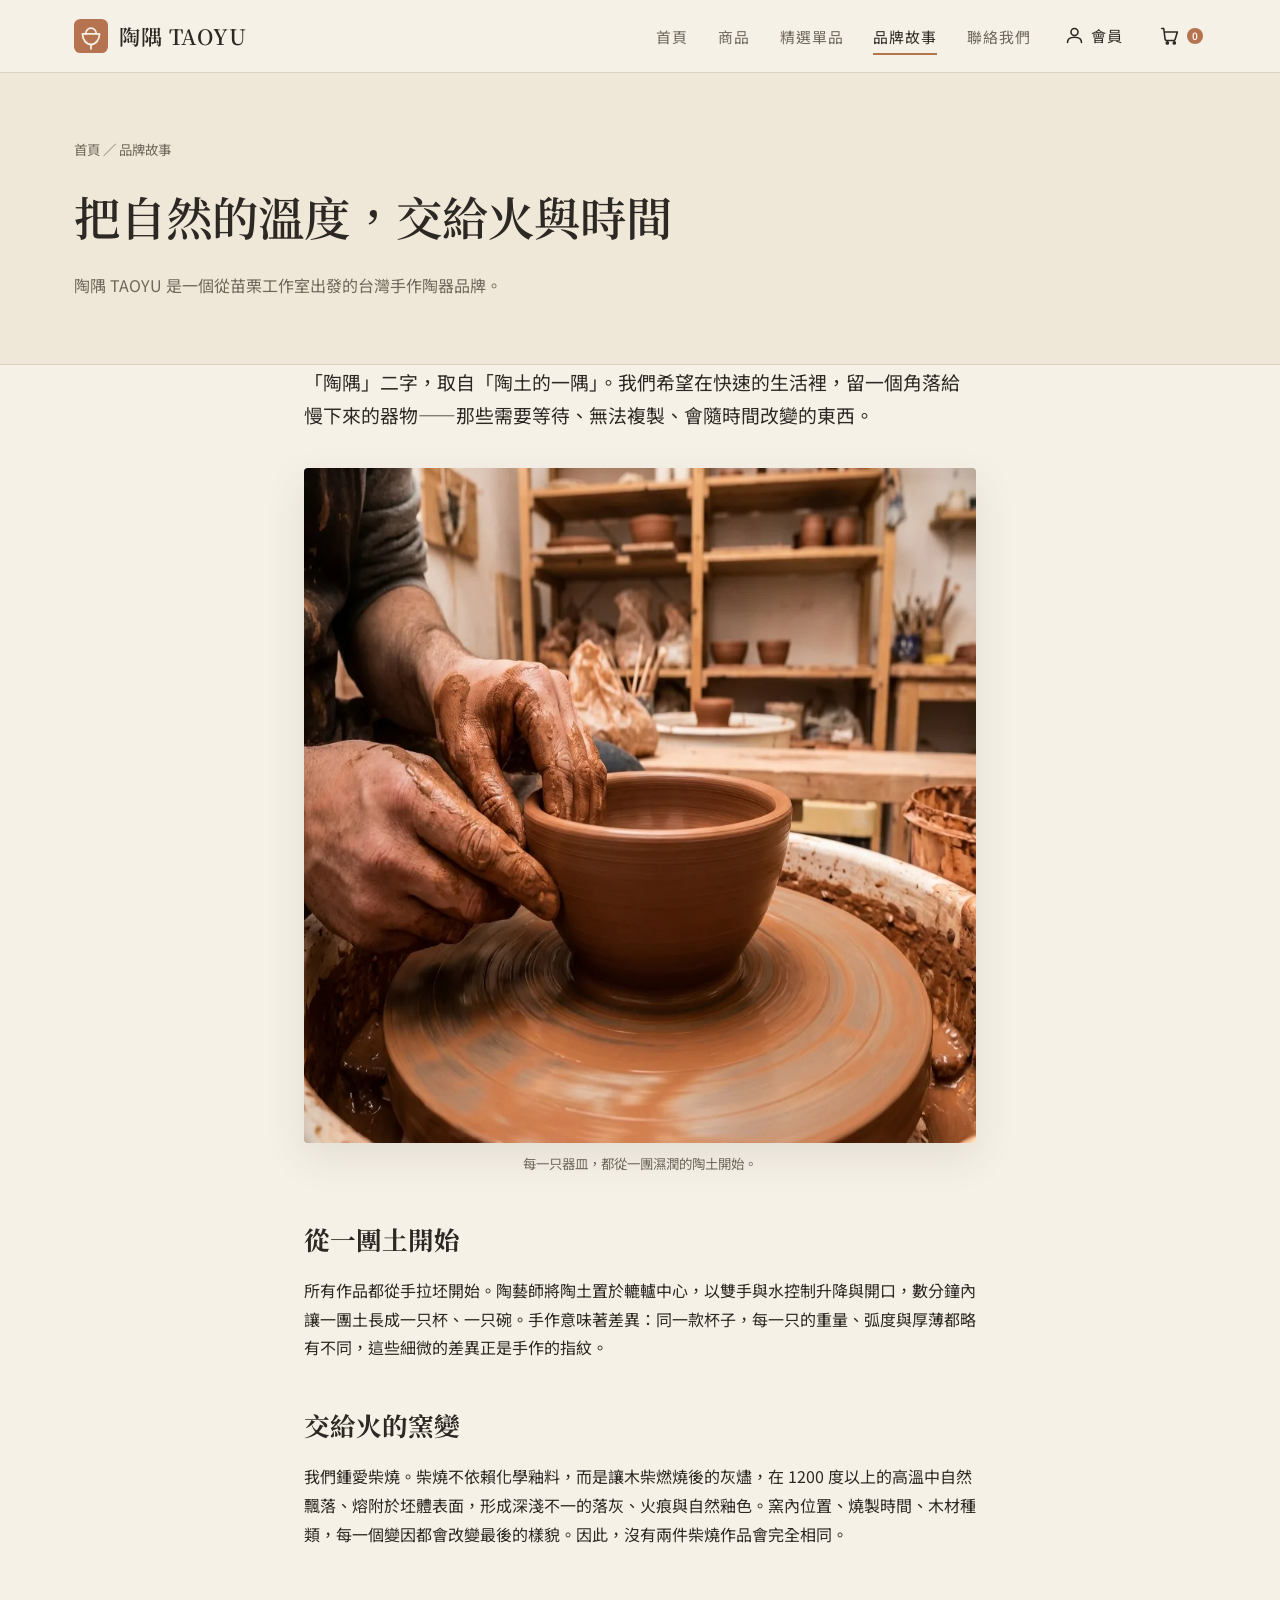
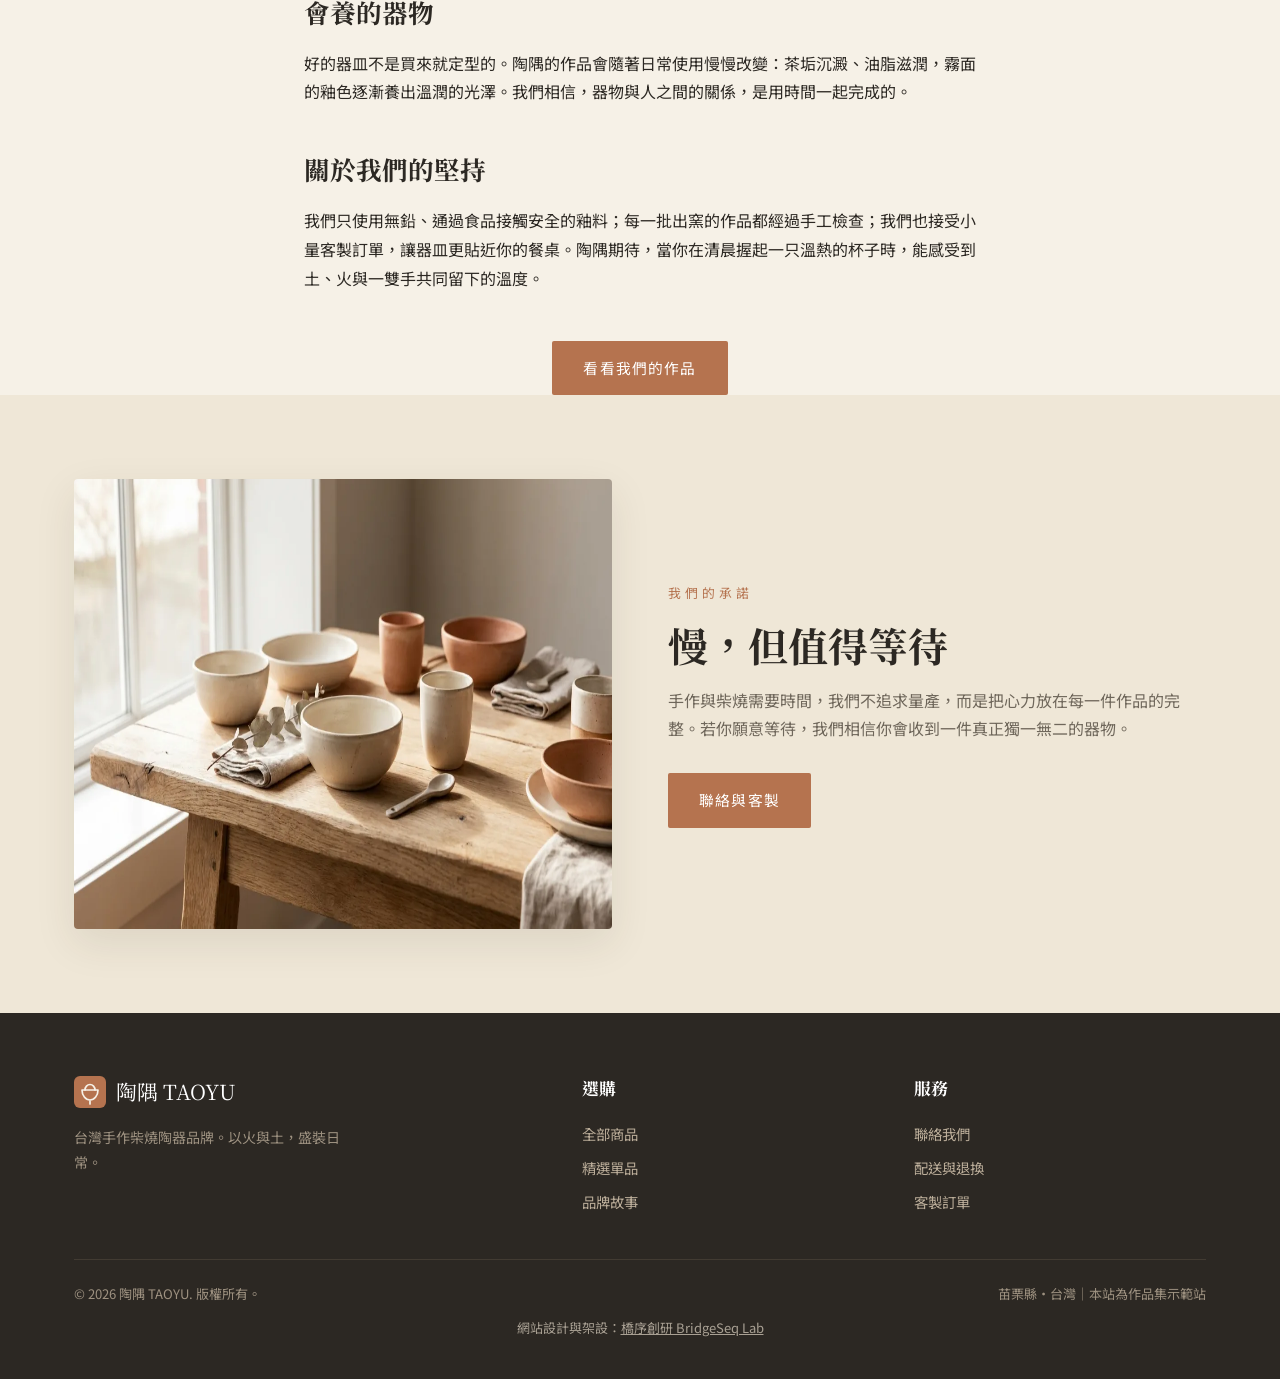
<file: story.html>
<!DOCTYPE html>
<html lang="zh-Hant">
<head>
<meta charset="UTF-8">
<meta name="viewport" content="width=device-width, initial-scale=1.0">
<title>品牌故事｜陶隅 TAOYU 的柴燒與手作之路</title>
<meta name="description" content="認識陶隅 TAOYU：一個從苗栗工作室出發的台灣手作陶器品牌。我們相信器皿應交給火與時間，分享柴燒、手拉坯與職人工藝背後的理念與堅持。">
<meta name="keywords" content="陶隅品牌故事,手作陶器理念,柴燒工藝,台灣陶藝品牌,手拉坯,職人精神,苗栗陶器">
<link rel="canonical" href="https://izzo24.github.io/taoyu-ceramics/story.html">
<meta property="og:type" content="article">
<meta property="og:title" content="品牌故事｜陶隅 TAOYU 的柴燒與手作之路">
<meta property="og:description" content="從苗栗工作室出發，把自然的溫度交給火與時間。">
<meta property="og:url" content="https://izzo24.github.io/taoyu-ceramics/story.html">
<meta property="og:image" content="https://izzo24.github.io/taoyu-ceramics/images/story-hands.webp">
<meta property="og:locale" content="zh_TW">
<meta name="twitter:card" content="summary_large_image">
<link rel="icon" href="./favicon.svg" type="image/svg+xml">
<link rel="preconnect" href="https://fonts.googleapis.com">
<link rel="preconnect" href="https://fonts.gstatic.com" crossorigin>
<link href="https://fonts.googleapis.com/css2?family=Noto+Sans+TC:wght@300;400;500;700&family=Noto+Serif+TC:wght@500;600;700&display=swap" rel="stylesheet">
<link rel="stylesheet" href="./style.css">
<script type="application/ld+json">
{
  "@context":"https://schema.org",
  "@type":"Article",
  "headline":"陶隅 TAOYU 的柴燒與手作之路",
  "description":"從苗栗工作室出發的台灣手作陶器品牌，分享柴燒、手拉坯與職人工藝背後的理念。",
  "image":"https://izzo24.github.io/taoyu-ceramics/images/story-hands.webp",
  "author":{"@type":"Organization","name":"陶隅 TAOYU"},
  "publisher":{"@type":"Organization","name":"陶隅 TAOYU","logo":{"@type":"ImageObject","url":"https://izzo24.github.io/taoyu-ceramics/favicon.svg"}},
  "mainEntityOfPage":"https://izzo24.github.io/taoyu-ceramics/story.html"
}
</script>
<script type="application/ld+json">
{
  "@context":"https://schema.org",
  "@type":"BreadcrumbList",
  "itemListElement":[
    {"@type":"ListItem","position":1,"name":"首頁","item":"https://izzo24.github.io/taoyu-ceramics/"},
    {"@type":"ListItem","position":2,"name":"品牌故事","item":"https://izzo24.github.io/taoyu-ceramics/story.html"}
  ]
}
</script>
<link rel="stylesheet" href="./addon.css">
</head>
<body>
<nav class="site-nav">
  <div class="nav-inner">
    <a class="brand" href="./index.html" aria-label="陶隅 TAOYU 首頁">
      <svg viewBox="0 0 64 64" aria-hidden="true"><rect width="64" height="64" rx="12" fill="#b5734f"/><path d="M16 28h32c0 11-7.2 20-16 20s-16-9-16-20z" fill="none" stroke="#f6f1e7" stroke-width="3.4" stroke-linejoin="round"/><path d="M22 28c0-6 4.5-11 10-11s10 5 10 11" fill="none" stroke="#f6f1e7" stroke-width="3.4" stroke-linecap="round"/><line x1="32" y1="50" x2="32" y2="56" stroke="#f6f1e7" stroke-width="3.4" stroke-linecap="round"/></svg>
      陶隅 TAOYU
    </a>
    <button class="nav-toggle" aria-label="開啟選單" aria-expanded="false"><span></span><span></span><span></span></button>
    <ul class="nav-links">
      <li><a href="./index.html">首頁</a></li>
      <li><a href="./shop.html">商品</a></li>
      <li><a href="./product.html">精選單品</a></li>
      <li><a href="./story.html" class="active">品牌故事</a></li>
      <li><a href="./contact.html">聯絡我們</a></li>
    <li><a class="acct-link" href="./member.html" aria-label="會員中心"><svg viewBox="0 0 24 24" fill="none" stroke="currentColor" stroke-width="1.8" stroke-linecap="round" stroke-linejoin="round" aria-hidden="true"><circle cx="12" cy="8" r="4"/><path d="M4 20c0-4 3.6-6 8-6s8 2 8 6"/></svg><span>會員</span></a></li><li><button class="cart-toggle" type="button" aria-label="購物車" aria-haspopup="dialog"><svg viewBox="0 0 24 24" fill="none" stroke="currentColor" stroke-width="1.8" stroke-linecap="round" stroke-linejoin="round" aria-hidden="true"><path d="M3 4h2.4l1.6 12.4a1.5 1.5 0 0 0 1.5 1.3h8.4a1.5 1.5 0 0 0 1.5-1.2L21 8H6.4"/><circle cx="9.5" cy="20.5" r="1.2" fill="currentColor"/><circle cx="17.5" cy="20.5" r="1.2" fill="currentColor"/></svg><span class="cart-badge" aria-hidden="true">0</span></button></li></ul>
  </div>
</nav>

<div class="page-head">
  <div class="wrap">
    <nav class="crumb" aria-label="麵包屑" style="padding-top:0;margin-bottom:14px"><a href="./index.html">首頁</a> ／ 品牌故事</nav>
    <h1>把自然的溫度，交給火與時間</h1>
    <p>陶隅 TAOYU 是一個從苗栗工作室出發的台灣手作陶器品牌。</p>
  </div>
</div>

<main>
<article>
  <div class="wrap prose">
    <p class="lead">「陶隅」二字，取自「陶土的一隅」。我們希望在快速的生活裡，留一個角落給慢下來的器物——那些需要等待、無法複製、會隨時間改變的東西。</p>

    <figure>
      <img src="./images/story-hands.webp" alt="職人雙手在轆轤上拉坯成形，沾滿陶土" width="900" height="675">
      <figcaption>每一只器皿，都從一團濕潤的陶土開始。</figcaption>
    </figure>

    <h2>從一團土開始</h2>
    <p>所有作品都從手拉坯開始。陶藝師將陶土置於轆轤中心，以雙手與水控制升降與開口，數分鐘內讓一團土長成一只杯、一只碗。手作意味著差異：同一款杯子，每一只的重量、弧度與厚薄都略有不同，這些細微的差異正是手作的指紋。</p>

    <h2>交給火的窯變</h2>
    <p>我們鍾愛柴燒。柴燒不依賴化學釉料，而是讓木柴燃燒後的灰燼，在 1200 度以上的高溫中自然飄落、熔附於坯體表面，形成深淺不一的落灰、火痕與自然釉色。窯內位置、燒製時間、木材種類，每一個變因都會改變最後的樣貌。因此，沒有兩件柴燒作品會完全相同。</p>

    <h2>會養的器物</h2>
    <p>好的器皿不是買來就定型的。陶隅的作品會隨著日常使用慢慢改變：茶垢沉澱、油脂滋潤，霧面的釉色逐漸養出溫潤的光澤。我們相信，器物與人之間的關係，是用時間一起完成的。</p>

    <h2>關於我們的堅持</h2>
    <p>我們只使用無鉛、通過食品接觸安全的釉料；每一批出窯的作品都經過手工檢查；我們也接受小量客製訂單，讓器皿更貼近你的餐桌。陶隅期待，當你在清晨握起一只溫熱的杯子時，能感受到土、火與一雙手共同留下的溫度。</p>

    <div class="mt-cta"><a href="./shop.html" class="btn btn-solid">看看我們的作品</a></div>
  </div>
</article>

<section class="bg-alt">
  <div class="wrap split">
    <img src="./images/hero.webp" alt="陶隅手作器皿擺放於原木桌面" width="800" height="450">
    <div class="txt">
      <p class="eyebrow">我們的承諾</p>
      <h2 style="font-family:var(--serif);font-size:clamp(1.7rem,3.6vw,2.5rem);line-height:1.25">慢，但值得等待</h2>
      <p style="margin-top:16px;color:var(--muted)">手作與柴燒需要時間，我們不追求量產，而是把心力放在每一件作品的完整。若你願意等待，我們相信你會收到一件真正獨一無二的器物。</p>
      <div class="btn-row"><a href="./contact.html" class="btn btn-solid">聯絡與客製</a></div>
    </div>
  </div>
</section>
</main>

<footer class="site-foot">
  <div class="wrap">
    <div class="foot-grid">
      <div>
        <div class="foot-brand">
          <svg viewBox="0 0 64 64" aria-hidden="true"><rect width="64" height="64" rx="12" fill="#b5734f"/><path d="M16 28h32c0 11-7.2 20-16 20s-16-9-16-20z" fill="none" stroke="#f6f1e7" stroke-width="3.4" stroke-linejoin="round"/><path d="M22 28c0-6 4.5-11 10-11s10 5 10 11" fill="none" stroke="#f6f1e7" stroke-width="3.4" stroke-linecap="round"/><line x1="32" y1="50" x2="32" y2="56" stroke="#f6f1e7" stroke-width="3.4" stroke-linecap="round"/></svg>
          陶隅 TAOYU
        </div>
        <p>台灣手作柴燒陶器品牌。以火與土，盛裝日常。</p>
      </div>
      <div><h4>選購</h4><a href="./shop.html">全部商品</a><a href="./product.html">精選單品</a><a href="./story.html">品牌故事</a></div>
      <div><h4>服務</h4><a href="./contact.html">聯絡我們</a><a href="./contact.html">配送與退換</a><a href="./contact.html">客製訂單</a></div>
    </div>
    <div class="foot-bottom">
      <span>© <span id="year">2026</span> 陶隅 TAOYU. 版權所有。</span>
      <span>苗栗縣・台灣｜本站為作品集示範站</span>
    </div>
  </div>
  <div class="bsl-credit" style="text-align:center;padding:10px 16px;font-size:13px;opacity:0.72;">網站設計與架設：<a href="https://bridgeseqlab.com" target="_blank" rel="noopener" style="color:inherit;text-decoration:underline;">橋序創研 BridgeSeq Lab</a></div>
</footer>
<script src="./main.js"></script>
<div class="cart-overlay" id="cartOverlay"></div>
<aside class="cart-drawer" id="cartDrawer" role="dialog" aria-modal="true" aria-label="購物車" aria-hidden="true">
  <div class="cd-head"><h2>購物車</h2><button class="cd-close" id="cartClose" aria-label="關閉購物車"><svg viewBox="0 0 24 24" fill="none" stroke="currentColor" stroke-width="2" stroke-linecap="round" aria-hidden="true"><path d="M6 6l12 12M18 6L6 18"/></svg></button></div>
  <div class="cd-body"><p class="cd-empty">您的購物車目前是空的。<br>歡迎先逛逛全部商品。</p></div>
  <div class="cd-foot"><div class="cd-total"><span>小計</span><span>NT$ 0</span></div><a class="mc-btn" href="./shop.html">前往選購</a></div>
</aside>
<script src="./addon.js" defer></script>
</body>
</html>
</file>
<file: style.css>
/* 陶隅 TAOYU — 自然有機 × 雜誌編輯 */
:root{
  --bg:#f6f1e7;
  --bg-alt:#efe7d7;
  --ink:#2c2823;
  --muted:#6f675b;
  --line:#ddd2bf;
  --clay:#b5734f;
  --clay-dark:#9a5e3d;
  --sage:#7f8a6b;
  --card:#fbf8f1;
  --shadow:0 14px 40px rgba(60,48,32,.10);
  --serif:"Noto Serif TC",Georgia,"Songti TC",serif;
  --sans:"Noto Sans TC","Helvetica Neue",Arial,sans-serif;
  --maxw:1180px;
}
*{box-sizing:border-box;margin:0;padding:0}
html{scroll-behavior:smooth}
body{
  font-family:var(--sans);color:var(--ink);background:var(--bg);
  line-height:1.8;font-size:16px;-webkit-font-smoothing:antialiased;
}
img{max-width:100%;display:block}
a{color:inherit;text-decoration:none}
.wrap{max-width:var(--maxw);margin:0 auto;padding:0 24px}

/* nav */
.site-nav{position:sticky;top:0;z-index:50;background:rgba(246,241,231,.92);
  backdrop-filter:blur(8px);border-bottom:1px solid var(--line)}
.nav-inner{display:flex;align-items:center;justify-content:space-between;
  height:72px;max-width:var(--maxw);margin:0 auto;padding:0 24px}
.brand{display:flex;align-items:center;gap:11px;font-family:var(--serif);
  font-size:1.32rem;font-weight:600;letter-spacing:.04em}
.brand svg{width:34px;height:34px;flex:none}
.nav-links{display:flex;gap:30px;list-style:none;align-items:center}
.nav-links a{font-size:.93rem;letter-spacing:.06em;color:var(--muted);
  padding:6px 0;border-bottom:2px solid transparent;transition:.2s}
.nav-links a:hover,.nav-links a.active{color:var(--ink);border-color:var(--clay)}
.nav-toggle{display:none;background:none;border:0;cursor:pointer;flex-direction:column;gap:5px}
.nav-toggle span{width:24px;height:2px;background:var(--ink);display:block}

/* hero */
.hero{position:relative;min-height:78vh;display:flex;align-items:flex-end;
  background-size:cover;background-position:center;color:#fff}
.hero::after{content:"";position:absolute;inset:0;
  background:linear-gradient(180deg,rgba(30,24,16,.10),rgba(30,24,16,.62))}
.hero-inner{position:relative;z-index:2;max-width:var(--maxw);margin:0 auto;
  padding:0 24px 72px;width:100%}
.eyebrow{font-size:.8rem;letter-spacing:.32em;text-transform:uppercase;
  color:var(--clay);margin-bottom:16px}
.hero .eyebrow{color:#f0d9c5}
.hero h1{font-family:var(--serif);font-weight:600;font-size:clamp(2.3rem,6vw,4rem);
  line-height:1.15;max-width:16ch;text-shadow:0 2px 24px rgba(0,0,0,.3)}
.hero p{margin-top:18px;max-width:42ch;font-size:1.05rem;color:#f3ece0}

/* buttons */
.btn{display:inline-block;font-size:.92rem;letter-spacing:.08em;
  padding:13px 30px;border-radius:2px;transition:.2s;cursor:pointer;border:1px solid transparent}
.btn-solid{background:var(--clay);color:#fff}
.btn-solid:hover{background:var(--clay-dark)}
.btn-ghost{border-color:currentColor}
.btn-ghost:hover{background:rgba(255,255,255,.12)}
.btn-row{margin-top:30px;display:flex;gap:14px;flex-wrap:wrap}

/* sections */
section{padding:84px 0}
.section-head{max-width:640px;margin-bottom:46px}
.section-head h2{font-family:var(--serif);font-weight:600;
  font-size:clamp(1.7rem,3.6vw,2.5rem);line-height:1.25}
.section-head p{margin-top:14px;color:var(--muted)}
.bg-alt{background:var(--bg-alt)}

/* product grid */
.grid{display:grid;gap:32px}
.cols-3{grid-template-columns:repeat(3,1fr)}
.cols-2{grid-template-columns:repeat(2,1fr)}
.card{background:var(--card);border:1px solid var(--line);border-radius:4px;
  overflow:hidden;transition:.25s;box-shadow:var(--shadow)}
.card:hover{transform:translateY(-4px)}
.card .ph{aspect-ratio:1/1;background:var(--bg-alt);overflow:hidden}
.card .ph img{width:100%;height:100%;object-fit:cover;transition:.4s}
.card:hover .ph img{transform:scale(1.04)}
.card-body{padding:20px 22px 24px}
.card-body h3{font-family:var(--serif);font-size:1.18rem;font-weight:600}
.card-body .cat{font-size:.76rem;letter-spacing:.16em;text-transform:uppercase;
  color:var(--sage);margin-bottom:7px}
.card-body .price{margin-top:10px;color:var(--clay);font-weight:600;font-size:1.02rem}
.card-body .desc{margin-top:8px;font-size:.9rem;color:var(--muted)}

/* feature split */
.split{display:grid;grid-template-columns:1fr 1fr;gap:56px;align-items:center}
.split img{border-radius:4px;box-shadow:var(--shadow)}
.split.rev .txt{order:2}

/* values */
.values{display:grid;grid-template-columns:repeat(3,1fr);gap:30px}
.value{padding:30px;background:var(--card);border:1px solid var(--line);border-radius:4px}
.value svg{width:38px;height:38px;color:var(--clay);margin-bottom:14px}
.value h3{font-family:var(--serif);font-size:1.2rem;margin-bottom:8px}
.value p{color:var(--muted);font-size:.93rem}

/* product detail */
.pd{display:grid;grid-template-columns:1.05fr .95fr;gap:54px;align-items:start}
.pd .gallery img{border-radius:4px;box-shadow:var(--shadow)}
.pd .thumbs{display:flex;gap:12px;margin-top:14px}
.pd .thumbs img{width:84px;height:84px;object-fit:cover;border-radius:3px;
  border:1px solid var(--line);cursor:pointer}
.pd h1{font-family:var(--serif);font-size:2.2rem;font-weight:600;margin:6px 0 10px}
.pd .price{font-size:1.5rem;color:var(--clay);font-weight:600;margin:14px 0}
.pd ul{margin:18px 0 0 18px;color:var(--muted)}
.pd ul li{margin-bottom:6px}
.spec{margin-top:28px;border-top:1px solid var(--line);padding-top:22px}
.spec dl{display:grid;grid-template-columns:120px 1fr;row-gap:10px;font-size:.93rem}
.spec dt{color:var(--muted)}

/* article / story */
.prose{max-width:720px;margin:0 auto}
.prose p{margin-bottom:20px}
.prose h2{font-family:var(--serif);font-size:1.6rem;margin:40px 0 14px}
.prose figure{margin:36px 0}
.prose figure img{border-radius:4px;box-shadow:var(--shadow)}
.prose figcaption{font-size:.84rem;color:var(--muted);margin-top:8px;text-align:center}
.lead{font-size:1.18rem;color:var(--ink)}

/* contact */
.contact-grid{display:grid;grid-template-columns:1fr 1fr;gap:48px}
.info-row{display:flex;gap:14px;margin-bottom:22px}
.info-row svg{width:22px;height:22px;color:var(--clay);flex:none;margin-top:4px}
.info-row b{display:block;font-family:var(--serif)}
.info-row span{color:var(--muted);font-size:.93rem}
.form-field{margin-bottom:18px}
.form-field label{display:block;font-size:.86rem;margin-bottom:6px;color:var(--muted)}
.form-field input,.form-field textarea{width:100%;padding:12px 14px;border:1px solid var(--line);
  border-radius:3px;background:var(--card);font-family:inherit;font-size:.95rem;color:var(--ink)}
.form-field textarea{min-height:120px;resize:vertical}
.note{font-size:.82rem;color:var(--muted);margin-top:10px}

/* breadcrumb */
.crumb{font-size:.84rem;color:var(--muted);padding:22px 0 0}
.crumb a:hover{color:var(--clay)}

/* page header */
.page-head{background:var(--bg-alt);padding:64px 0;border-bottom:1px solid var(--line)}
.page-head h1{font-family:var(--serif);font-size:clamp(2rem,4.4vw,2.9rem);font-weight:600}
.page-head p{margin-top:12px;color:var(--muted);max-width:54ch}

/* footer */
.site-foot{background:#2c2823;color:#d9cfbf;padding:60px 0 30px;margin-top:0}
.foot-grid{display:grid;grid-template-columns:1.6fr 1fr 1fr;gap:40px;margin-bottom:40px}
.foot-grid h4{font-family:var(--serif);color:#fff;margin-bottom:14px;font-size:1.05rem}
.foot-grid a{display:block;color:#bcae9a;font-size:.9rem;padding:4px 0}
.foot-grid a:hover{color:#fff}
.foot-brand{display:flex;align-items:center;gap:10px;font-family:var(--serif);
  font-size:1.3rem;color:#fff;margin-bottom:14px}
.foot-brand svg{width:32px;height:32px}
.foot-grid p{font-size:.88rem;color:#9d9180;max-width:34ch}
.foot-bottom{border-top:1px solid #423b32;padding-top:22px;display:flex;
  justify-content:space-between;flex-wrap:wrap;gap:10px;font-size:.82rem;color:#9d9180}

/* utility */
.center{text-align:center}
.mt-cta{margin-top:48px;text-align:center}

@media(max-width:860px){
  .nav-links{position:fixed;inset:72px 0 auto 0;background:var(--bg);
    flex-direction:column;gap:0;padding:10px 24px 22px;border-bottom:1px solid var(--line);
    transform:translateY(-130%);transition:.3s;box-shadow:var(--shadow)}
  .nav-links.open{transform:translateY(0)}
  .nav-links a{padding:13px 0;width:100%;border-bottom:1px solid var(--line)}
  .nav-toggle{display:flex}
  .cols-3,.cols-2,.values,.split,.pd,.contact-grid{grid-template-columns:1fr;gap:30px}
  .split.rev .txt{order:0}
  .foot-grid{grid-template-columns:1fr 1fr}
  section{padding:60px 0}
}
@media(max-width:520px){.foot-grid{grid-template-columns:1fr}}
</file>
<file: addon.css>
/* 陶隅 TAOYU — header 會員/購物車 + 側欄 + 會員中心(addon, 自然有機) */
.nav-links .acct-link,.nav-links .cart-toggle{display:inline-flex;align-items:center;gap:.4rem;background:none;border:0;cursor:pointer;color:var(--ink,#2c2823);font:inherit;font-size:.95rem;padding:.2rem;line-height:1}
.nav-links .cart-toggle{position:relative}
.nav-links li:has(.acct-link),.nav-links li:has(.cart-toggle){display:inline-flex;align-items:center}
.nav-links .acct-link svg,.nav-links .cart-toggle svg{width:21px;height:21px}
.nav-links .acct-link:hover,.nav-links .cart-toggle:hover{color:#b5734f}
.cart-badge{display:inline-flex;align-items:center;justify-content:center;min-width:16px;height:16px;padding:0 4px;background:#b5734f;color:#fbf8f1;font-size:10px;font-weight:600;border-radius:50px}
.cart-overlay{position:fixed;inset:0;background:rgba(44,40,35,.5);opacity:0;visibility:hidden;transition:.3s;z-index:200}
.cart-overlay.show{opacity:1;visibility:visible}
.cart-drawer{position:fixed;top:0;right:0;height:100%;width:min(400px,92vw);background:#f6f1e7;border-left:1px solid #ddd2bf;transform:translateX(100%);transition:transform .35s ease;z-index:210;display:flex;flex-direction:column;color:#2c2823}
.cart-drawer.open{transform:translateX(0)}
.cd-head{display:flex;align-items:center;justify-content:space-between;padding:1.3rem 1.5rem;border-bottom:1px solid #ddd2bf}
.cd-head h2{font-family:"Noto Serif TC",serif;font-size:1.4rem;margin:0;font-weight:600}
.cd-close{background:none;border:0;cursor:pointer;color:#2c2823;display:inline-flex;padding:.3rem}.cd-close svg{width:23px;height:23px}
.cd-body{flex:1;overflow:auto;padding:1.8rem 1.5rem}
.cd-empty{text-align:center;margin-top:2.4rem;line-height:2;color:#6f675b}
.cd-foot{border-top:1px solid #ddd2bf;padding:1.4rem 1.5rem}
.cd-total{display:flex;justify-content:space-between;font-family:"Noto Serif TC",serif;font-size:1.2rem;margin-bottom:1rem}
.mc-btn{display:inline-flex;align-items:center;justify-content:center;gap:.5rem;background:#b5734f;color:#fbf8f1;border:1px solid #b5734f;padding:.85rem 1.7rem;cursor:pointer;transition:.25s;font:inherit;text-decoration:none;border-radius:30px}
.mc-btn:hover{background:#9a5e3d;border-color:#9a5e3d}
.cd-foot .mc-btn{width:100%}
.mc-wrap{max-width:1120px;margin:0 auto;padding:2.6rem 24px 4.5rem;color:#2c2823}
.mc-crumb{font-size:.82rem;letter-spacing:.06em;color:#6f675b;margin-bottom:1.6rem}.mc-crumb a{color:#6f675b}.mc-crumb a:hover{color:#b5734f}
.mc-title{font-family:"Noto Serif TC",serif;font-weight:600;font-size:clamp(2.3rem,6vw,3.8rem);margin:0 0 .5rem}
.mc-sub{max-width:54ch;margin:0 0 2.6rem;font-size:1.06rem;color:#6f675b}
.mc-grid{display:grid;grid-template-columns:1fr 1fr;gap:1.8rem;margin-bottom:1rem}
.mc-card{border:1px solid #ddd2bf;background:#fbf8f1;padding:2rem;border-radius:14px}
.mc-card h2{font-family:"Noto Serif TC",serif;font-weight:600;font-size:1.6rem;margin:0 0 1.3rem}
.mc-card label{display:block;font-size:.82rem;margin-bottom:1.1rem;color:#6f675b}
.mc-card input{display:block;width:100%;margin-top:.45rem;padding:.8rem .9rem;border:1px solid #ddd2bf;background:#f6f1e7;font:inherit;font-size:15px;color:#2c2823;border-radius:8px}
.mc-card input:focus{outline:none;border-color:#b5734f}
.mc-h2{font-family:"Noto Serif TC",serif;font-weight:600;font-size:clamp(1.7rem,4vw,2.5rem);margin:2.6rem 0 1.5rem}
.mc-benefits{display:grid;grid-template-columns:repeat(4,1fr);gap:1.3rem}
.mc-benefit{border:1px solid #ddd2bf;padding:1.5rem;background:#fbf8f1;border-radius:12px}
.mc-benefit svg{width:30px;height:30px;margin-bottom:.8rem;color:#b5734f}
.mc-benefit h3{font-family:"Noto Serif TC",serif;font-size:1.15rem;margin:0 0 .4rem}.mc-benefit p{margin:0;font-size:.9rem;color:#6f675b}
.mc-orders{border:1px solid #ddd2bf;background:#efe7d7;padding:2.2rem;text-align:center;margin-top:1.8rem;border-radius:14px}
.mc-orders h2{font-family:"Noto Serif TC",serif;margin:0 0 .6rem}.mc-orders p{margin:0 0 1.5rem;color:#6f675b}
.addon-toast{position:fixed;left:50%;bottom:28px;transform:translate(-50%,150%);background:#2c2823;color:#f6f1e7;padding:.9rem 1.6rem;z-index:300;transition:transform .4s;border-radius:30px}
.addon-toast.show{transform:translate(-50%,0)}
@media(max-width:760px){.mc-grid{grid-template-columns:1fr}.mc-benefits{grid-template-columns:1fr 1fr}}
@media(max-width:480px){.mc-benefits{grid-template-columns:1fr}}
</file>
